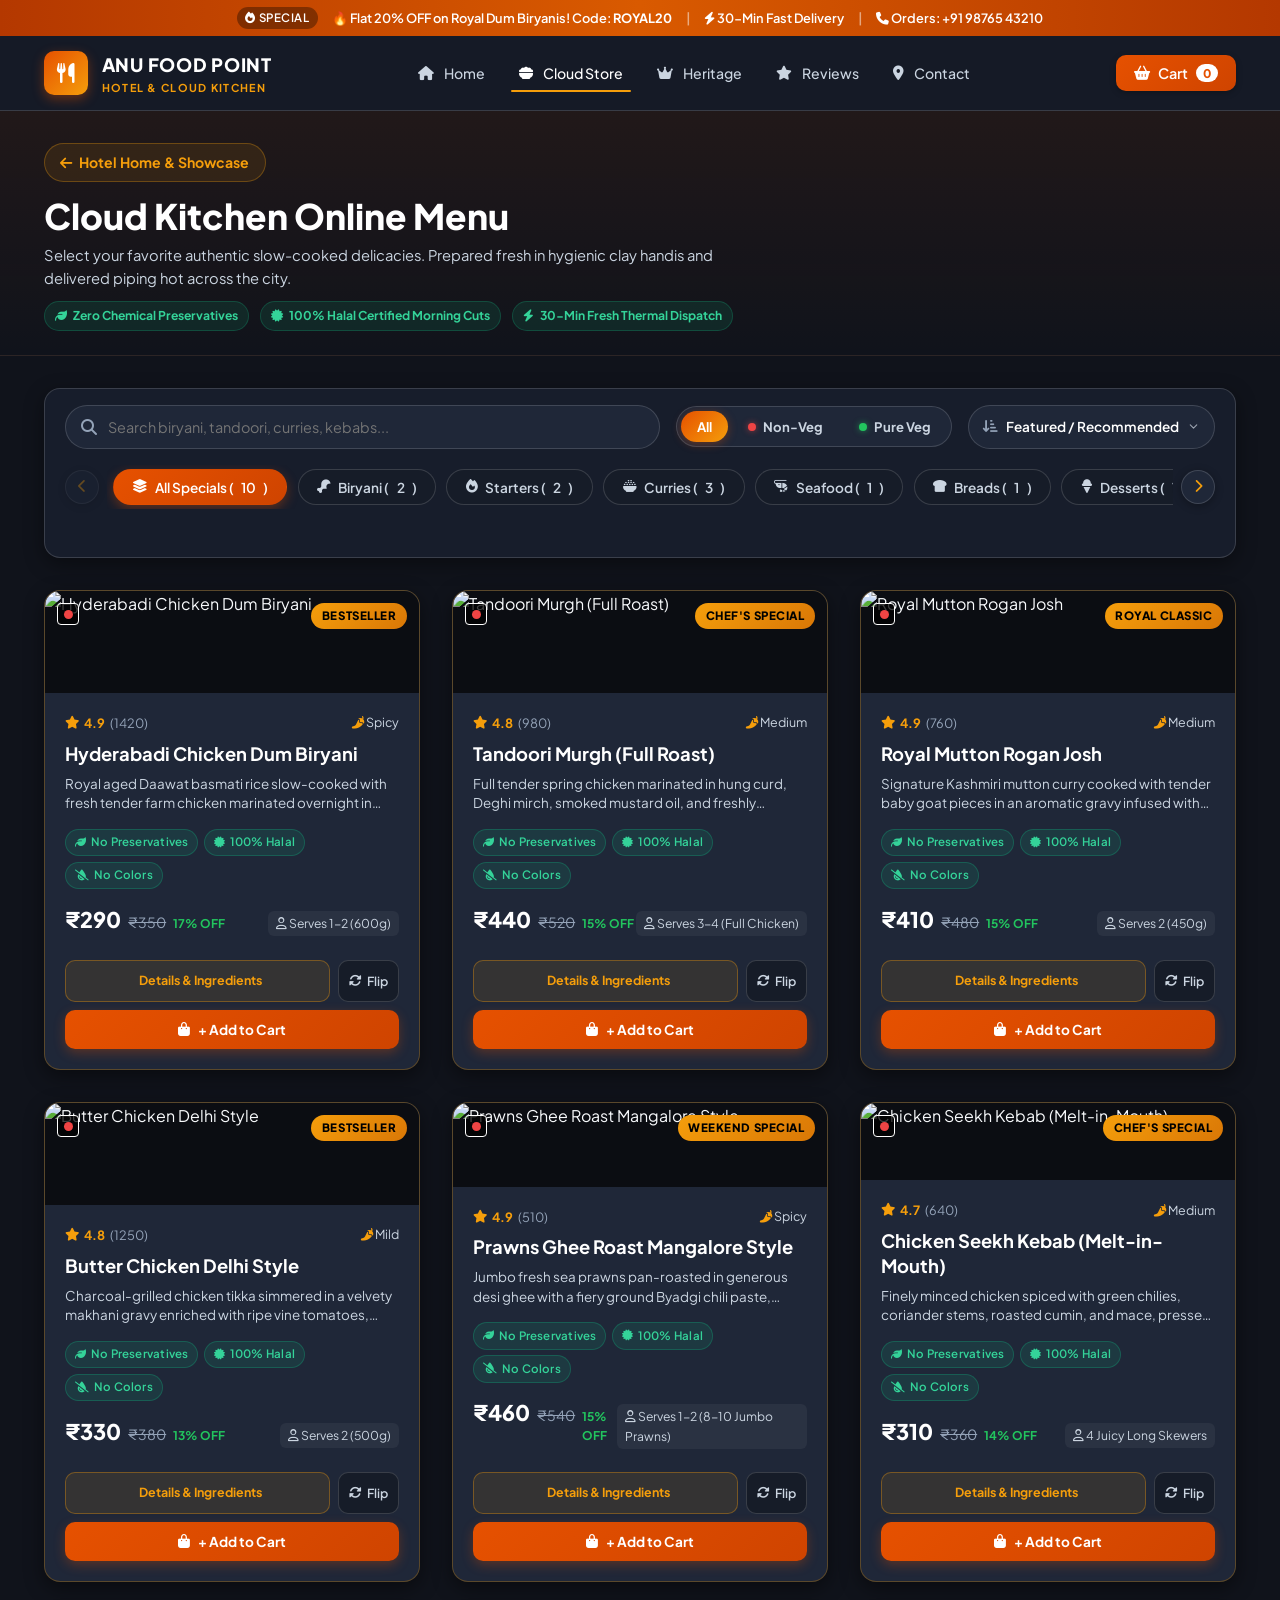
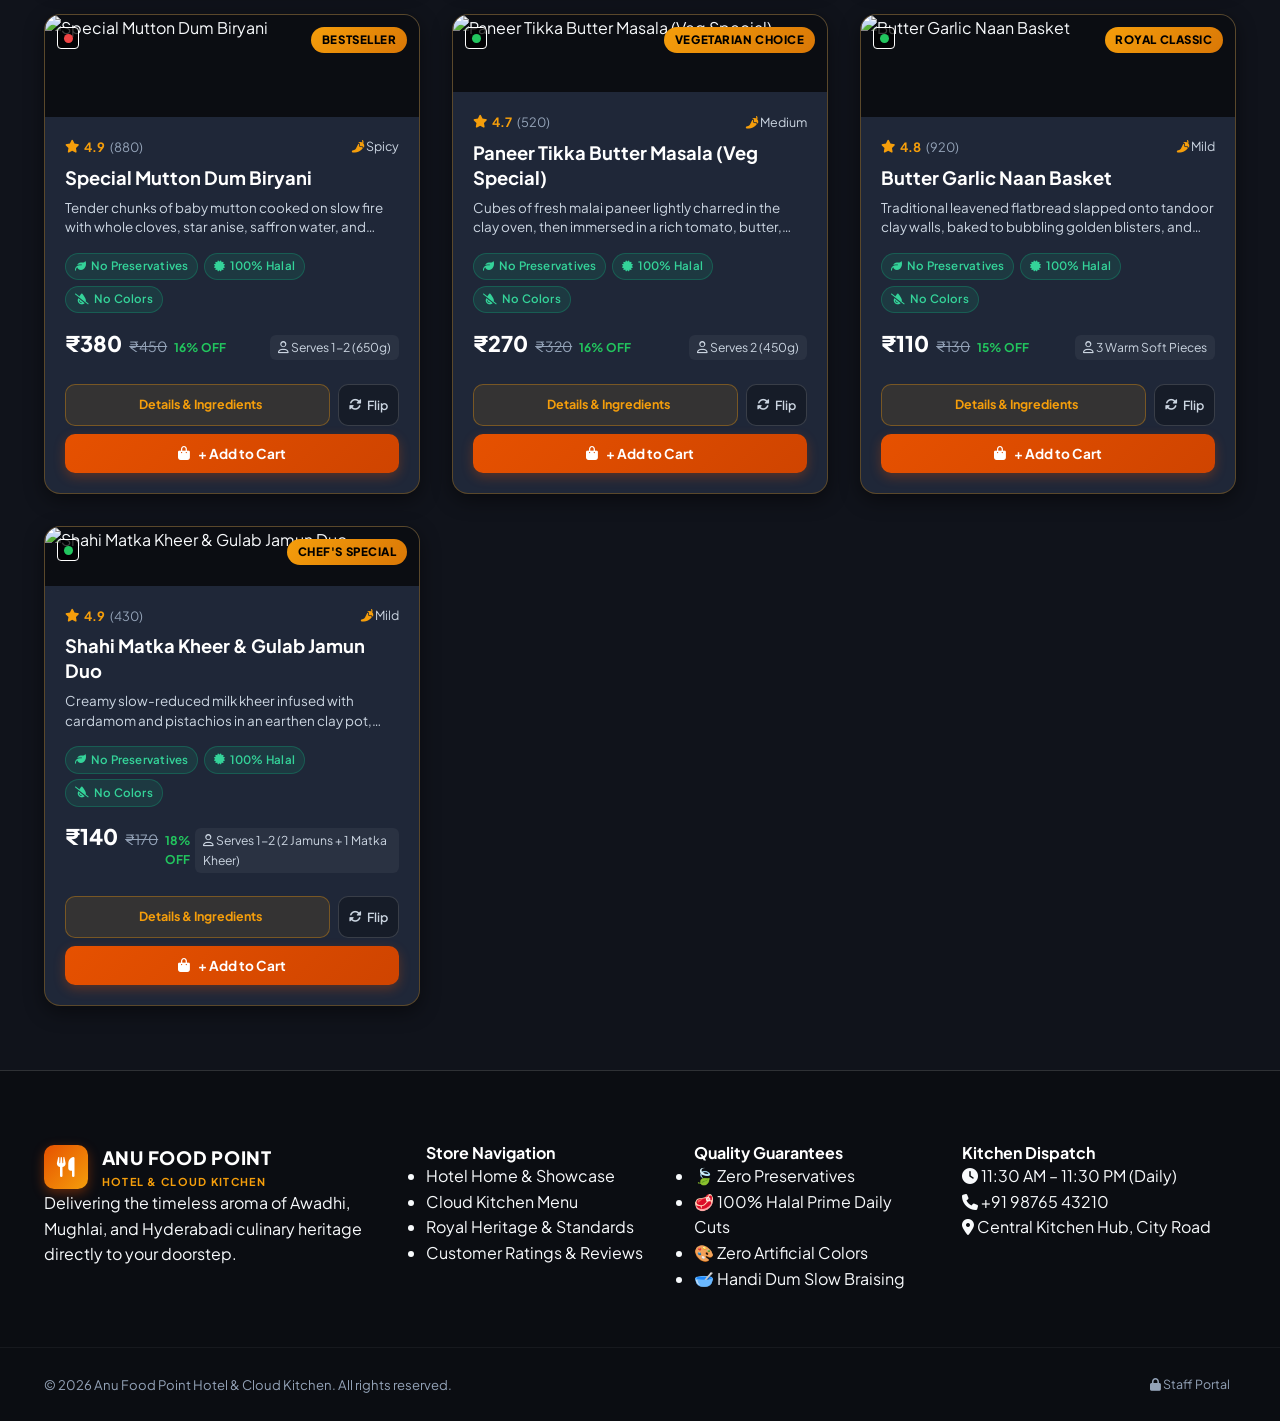
<file: store.html>
<!DOCTYPE html>
<html lang="en">
<head>
  <meta charset="UTF-8">
  <meta name="viewport" content="width=device-width, initial-scale=1.0, maximum-scale=5.0, viewport-fit=cover">
  <meta name="theme-color" content="#0f1117">
  <title>Online Cloud Kitchen Store | Anu Food Point Hotel</title>
  <meta name="description" content="Order authentic clay pot dum biryanis, fiery tandoori roasts, and gourmet non-veg curries online from Anu Food Point Cloud Kitchen. 30-min express city delivery.">
  
  <!-- Fonts & Icons -->
  <link rel="preconnect" href="https://fonts.googleapis.com">
  <link rel="preconnect" href="https://fonts.gstatic.com" crossorigin>
  <link href="https://fonts.googleapis.com/css2?family=Plus+Jakarta+Sans:wght@300;400;500;600;700;800&family=Playfair+Display:ital,wght@0,600;0,700;0,800;1,600&display=swap" rel="stylesheet">
  <link rel="stylesheet" href="https://cdnjs.cloudflare.com/ajax/libs/font-awesome/6.4.0/css/all.min.css">
  
  <!-- Stylesheets (Versioned Cache-Buster) -->
  <link rel="stylesheet" href="css/base.css?v=3.8">
  <link rel="stylesheet" href="css/components.css?v=3.8">
  <link rel="stylesheet" href="css/responsive.css?v=3.8">
  <style>
    .store-hero-header {
      padding: 2rem 0 1.5rem;
      background: linear-gradient(180deg, rgba(230, 81, 0, 0.08) 0%, transparent 100%);
      border-bottom: 1px solid rgba(255, 255, 255, 0.05);
      margin-bottom: 2rem;
    }
    .store-header-inner {
      display: flex;
      align-items: center;
      justify-content: space-between;
      flex-wrap: wrap;
      gap: 1.25rem;
      width: 100%;
      max-width: 100%;
      min-width: 0;
      box-sizing: border-box;
    }
    .store-intro-text {
      width: 100%;
      max-width: 100%;
      min-width: 0;
      box-sizing: border-box;
    }
    .store-badge-strip {
      display: flex;
      align-items: center;
      gap: 0.65rem;
      flex-wrap: wrap;
      margin-top: 0.65rem;
    }
    .store-purity-pill {
      font-size: 0.76rem;
      font-weight: 700;
      color: #34d399;
      background: rgba(16, 185, 129, 0.12);
      border: 1px solid rgba(16, 185, 129, 0.25);
      padding: 0.25rem 0.65rem;
      border-radius: var(--radius-full);
      display: inline-flex;
      align-items: center;
      gap: 0.35rem;
    }
    .store-nav-back {
      display: inline-flex;
      align-items: center;
      gap: 0.45rem;
      color: var(--gold-accent);
      text-decoration: none;
      font-size: 0.88rem;
      font-weight: 700;
      background: rgba(245, 158, 11, 0.1);
      border: 1px solid rgba(245, 158, 11, 0.3);
      padding: 0.45rem 0.95rem;
      border-radius: var(--radius-full);
      transition: all 0.2s ease;
    }
    .store-nav-back:hover {
      background: rgba(245, 158, 11, 0.22);
      color: #ffffff;
      transform: translateX(-3px);
    }
  </style>
</head>
<body>

  <!-- Top Announcement Bar -->
  <div class="announcement-bar">
    <div class="announcement-content">
      <span class="badge-fire"><i class="fa-solid fa-fire"></i> SPECIAL</span>
      <span class="announcement-text">🔥 Flat 20% OFF on Royal Dum Biryanis! Code: <strong>ROYAL20</strong></span>
      <span class="separator desk-only">|</span>
      <span class="desk-only"><i class="fa-solid fa-bolt"></i> 30-Min Fast Delivery</span>
      <span class="separator desk-only">|</span>
      <span class="desk-only"><i class="fa-solid fa-phone"></i> Orders: +91 98765 43210</span>
    </div>
  </div>

  <!-- Navbar -->
  <header class="navbar" id="navbar">
    <div class="nav-container">
      <a href="index.html" class="brand-logo">
        <div class="logo-icon">
          <i class="fa-solid fa-utensils"></i>
        </div>
        <div class="logo-text">
          <span class="brand-title">ANU FOOD POINT</span>
          <span class="brand-subtitle">HOTEL & CLOUD KITCHEN</span>
        </div>
      </a>

      <!-- Desktop Nav Links -->
      <nav class="nav-menu" id="navMenu">
        <a href="index.html" class="nav-link"><i class="fa-solid fa-house"></i> Home</a>
        <a href="store.html" class="nav-link active"><i class="fa-solid fa-bowl-food"></i> Cloud Store</a>
        <a href="index.html#about" class="nav-link"><i class="fa-solid fa-crown"></i> Heritage</a>
        <a href="index.html#reviews" class="nav-link"><i class="fa-solid fa-star"></i> Reviews</a>
        <a href="index.html#contact" class="nav-link"><i class="fa-solid fa-location-dot"></i> Contact</a>
      </nav>

      <!-- Nav Actions -->
      <div class="nav-actions">
        <button class="btn-cart" id="cartToggleBtn" aria-label="Open Shopping Basket">
          <i class="fa-solid fa-basket-shopping"></i>
          <span class="cart-label">Cart</span>
          <span class="cart-badge" id="cartCount">0</span>
        </button>

        <!-- Mobile Menu Toggle -->
        <button class="mobile-toggle" id="mobileMenuBtn" aria-label="Toggle menu">
          <span></span>
          <span></span>
          <span></span>
        </button>
      </div>
    </div>
  </header>

  <!-- Mobile Drawer Menu -->
  <div class="mobile-drawer" id="mobileDrawer">
    <div class="mobile-drawer-header">
      <div class="logo-text">
        <span class="brand-title">ANU FOOD POINT</span>
        <span class="brand-subtitle">HOTEL & RESTAURANT</span>
      </div>
      <button class="close-drawer-btn" id="closeDrawerBtn"><i class="fa-solid fa-xmark"></i></button>
    </div>
    <div class="mobile-nav-links">
      <a href="index.html" class="mob-link"><i class="fa-solid fa-house"></i> Home</a>
      <a href="store.html" class="mob-link active"><i class="fa-solid fa-bowl-food"></i> Cloud Kitchen Store</a>
      <a href="index.html#about" class="mob-link"><i class="fa-solid fa-crown"></i> Royal Heritage</a>
      <a href="index.html#reviews" class="mob-link"><i class="fa-solid fa-star"></i> Customer Reviews</a>
      <a href="index.html#contact" class="mob-link"><i class="fa-solid fa-location-dot"></i> Contact Hotel</a>
    </div>
    <div class="mobile-drawer-footer">
      <p><i class="fa-solid fa-phone"></i> Orders: +91 98765 43210</p>
      <p><i class="fa-solid fa-motorcycle"></i> Express 30-Min Delivery</p>
    </div>
  </div>
  <div class="backdrop" id="backdrop"></div>

  <!-- Store Header Banner -->
  <section class="store-hero-header">
    <div class="container">
      <div class="store-header-inner">
        <div class="store-intro-text">
          <a href="index.html" class="store-nav-back" style="margin-bottom: 0.75rem;">
            <i class="fa-solid fa-arrow-left"></i> Hotel Home & Showcase
          </a>
          <h1 style="font-size: clamp(1.6rem, 4vw, 2.2rem); font-weight: 800; color: #ffffff; margin-bottom: 0.35rem; font-family: var(--font-heading);">
            Cloud Kitchen Online Menu
          </h1>
          <p style="color: var(--text-muted); font-size: 0.92rem; max-width: 680px; margin: 0;">
            Select your favorite authentic slow-cooked delicacies. Prepared fresh in hygienic clay handis and delivered piping hot across the city.
          </p>
          <div class="store-badge-strip">
            <span class="store-purity-pill"><i class="fa-solid fa-leaf"></i> Zero Chemical Preservatives</span>
            <span class="store-purity-pill"><i class="fa-solid fa-certificate"></i> 100% Halal Certified Morning Cuts</span>
            <span class="store-purity-pill"><i class="fa-solid fa-bolt"></i> 30-Min Fresh Thermal Dispatch</span>
          </div>
        </div>
      </div>
    </div>
  </section>

  <!-- Store Main Menu Section -->
  <main class="menu-section" id="menu-section" style="padding-top: 0;">
    <div class="container">
      
      <!-- Search & Filters Toolbar -->
      <div class="menu-controls-card">
        <div class="controls-top-row">
          <!-- Real-Time Search Input -->
          <div class="search-box">
            <i class="fa-solid fa-magnifying-glass search-icon"></i>
            <input type="text" id="menuSearchInput" placeholder="Search biryani, tandoori, curries, kebabs..." autocomplete="off">
            <button class="clear-search-btn" id="clearSearchBtn" aria-label="Clear Search"><i class="fa-solid fa-xmark"></i></button>
          </div>

          <!-- Dietary Toggle (Veg / Non-Veg / All) -->
          <div class="dietary-filter-group" role="group" aria-label="Dietary filter">
            <button class="diet-btn active" data-diet="all">All</button>
            <button class="diet-btn" data-diet="non-veg">
              <span class="dot non-veg"></span> Non-Veg
            </button>
            <button class="diet-btn" data-diet="veg">
              <span class="dot veg"></span> Pure Veg
            </button>
          </div>

          <!-- Sort Select -->
          <div class="sort-box">
            <label for="sortSelect" class="sr-only">Sort dishes</label>
            <i class="fa-solid fa-arrow-down-short-wide sort-icon"></i>
            <select id="sortSelect">
              <option value="featured">Featured / Recommended</option>
              <option value="price-low">Price: Low to High</option>
              <option value="price-high">Price: High to Low</option>
              <option value="rating-high">Top Rated (Amazon 5★)</option>
            </select>
          </div>
        </div>

        <!-- Category Filter Pills Strip with Heritage Arrow Controls -->
        <div class="filter-scroll-wrapper">
          <button class="scroll-arrow-btn" id="filterScrollLeft" aria-label="Scroll left" style="opacity: 0.35; pointer-events: none;">
            <i class="fa-solid fa-chevron-left"></i>
          </button>

          <div class="category-pills filter-scroll" id="categoryScroll" role="tablist">
            <button class="category-pill active" data-category="all" role="tab">
              <i class="fa-solid fa-layer-group"></i> All Specials (<span id="count-all">10</span>)
            </button>
            <button class="category-pill" data-category="biryani" role="tab">
              <i class="fa-solid fa-drumstick-bite"></i> Biryani (<span id="count-biryani">2</span>)
            </button>
            <button class="category-pill" data-category="starters" role="tab">
              <i class="fa-solid fa-fire"></i> Starters (<span id="count-starters">2</span>)
            </button>
            <button class="category-pill" data-category="curries" role="tab">
              <i class="fa-solid fa-bowl-rice"></i> Curries (<span id="count-curries">3</span>)
            </button>
            <button class="category-pill" data-category="seafood" role="tab">
              <i class="fa-solid fa-shrimp"></i> Seafood (<span id="count-seafood">1</span>)
            </button>
            <button class="category-pill" data-category="breads" role="tab">
              <i class="fa-solid fa-bread-slice"></i> Breads (<span id="count-breads">1</span>)
            </button>
            <button class="category-pill" data-category="desserts" role="tab">
              <i class="fa-solid fa-ice-cream"></i> Desserts (<span id="count-desserts">1</span>)
            </button>
          </div>

          <button class="scroll-arrow-btn hint-arrow-right" id="filterScrollRight" aria-label="Scroll right">
            <i class="fa-solid fa-chevron-right"></i>
          </button>
        </div>
      </div>

      <!-- Food Menu Cards Grid -->
      <div class="menu-grid" id="menuGrid">
        <!-- Rendered dynamically by js/app.js -->
      </div>

      <!-- Empty Filter State -->
      <div class="no-items-state hidden" id="noItemsState">
        <div class="no-items-icon"><i class="fa-solid fa-bowl-food"></i></div>
        <h3>No matching dishes found</h3>
        <p>Try searching for a different dish name, or reset your dietary filters.</p>
        <button class="btn btn-secondary" id="resetFiltersBtn">Reset All Filters</button>
      </div>

    </div>
  </main>

  <!-- Cart Drawer -->
  <div class="cart-drawer" id="cartDrawer" role="dialog" aria-modal="true" aria-label="Your Cart">
    <div class="cart-drawer-header">
      <div class="cart-title-wrap">
        <h3><i class="fa-solid fa-basket-shopping"></i> Your Food Basket</h3>
        <span class="cart-items-count" id="cartHeaderCount">0 Items</span>
      </div>
      <button class="close-cart-btn" id="closeCartBtn"><i class="fa-solid fa-xmark"></i></button>
    </div>

    <!-- Free Delivery Progress Bar -->
    <div class="free-delivery-tracker" id="freeDeliveryTracker">
      <div class="tracker-text" id="trackerText">Add dishes worth ₹499 for FREE Delivery!</div>
      <div class="tracker-bar">
        <div class="tracker-fill" id="trackerFill" style="width: 0%;"></div>
      </div>
    </div>

    <!-- Cart Items Scrollable List -->
    <div class="cart-items-container" id="cartItemsList">
      <!-- Injected dynamically -->
    </div>

    <!-- Cart Footer & Billing -->
    <div class="cart-drawer-footer">
      <!-- Special Cooking Request Note -->
      <div class="cooking-note-box">
        <label for="cookingInstructions"><i class="fa-solid fa-pen"></i> Special Cooking Request:</label>
        <input type="text" id="cookingInstructions" placeholder="e.g., Less spicy, extra raita, well roasted...">
      </div>

      <!-- Promo Code Section -->
      <div class="promo-box">
        <div class="promo-input-group">
          <input type="text" id="promoInput" placeholder="Enter coupon (ROYAL20)" uppercase>
          <button type="button" id="applyPromoBtn">Apply</button>
        </div>
        <div class="promo-feedback" id="promoFeedback"></div>
      </div>

      <!-- Bill Breakdown -->
      <div class="bill-breakdown">
        <div class="bill-row">
          <span>Item Subtotal</span>
          <span id="billSubtotal">₹0</span>
        </div>
        <div class="bill-row">
          <span>Express Delivery Fee</span>
          <span id="billDelivery">₹40</span>
        </div>
        <div class="bill-row">
          <span>GST & Packaging (5%)</span>
          <span id="billTax">₹0</span>
        </div>
        <div class="bill-row discount-row hidden" id="discountRow">
          <span>Promo Discount</span>
          <span id="billDiscount">-₹0</span>
        </div>
        <div class="bill-row total-row">
          <span>Total To Pay</span>
          <span id="billTotal">₹0</span>
        </div>
      </div>

      <!-- Action Buttons -->
      <div class="cart-action-buttons">
        <button class="btn btn-primary btn-block" id="proceedCheckoutBtn">
          <span>Proceed to Order</span>
          <span id="checkoutBtnTotal">₹0</span>
        </button>
        <button class="btn btn-clear-cart" id="clearCartBtn">
          <i class="fa-regular fa-trash-can"></i> Clear Basket
        </button>
      </div>
    </div>
  </div>

  <!-- Checkout Modal -->
  <div class="modal checkout-modal" id="checkoutModal" role="dialog" aria-modal="true">
    <div class="modal-card">
      <div class="modal-header">
        <div>
          <h3><i class="fa-solid fa-truck-fast"></i> Delivery & Payment Details</h3>
          <p>Please enter your delivery destination</p>
        </div>
        <button class="modal-close-btn" id="closeCheckoutBtn"><i class="fa-solid fa-xmark"></i></button>
      </div>

      <form id="checkoutForm" class="checkout-form">
        <div class="form-row">
          <div class="form-group">
            <label for="custName"><i class="fa-solid fa-user"></i> Full Name *</label>
            <input type="text" id="custName" required placeholder="e.g. Ramesh Kumar">
          </div>
          <div class="form-group">
            <label for="custPhone"><i class="fa-solid fa-phone"></i> Mobile Phone *</label>
            <input type="tel" id="custPhone" required placeholder="e.g. 9876543210" pattern="[0-9]{10}">
          </div>
        </div>

        <div class="form-group">
          <label for="custAddress"><i class="fa-solid fa-house"></i> Full Delivery Address *</label>
          <textarea id="custAddress" required rows="2" placeholder="House/Flat No, Landmark, Area..."></textarea>
        </div>

        <div class="form-group">
          <label for="paymentMethod"><i class="fa-solid fa-wallet"></i> Payment Method</label>
          <select id="paymentMethod" required>
            <option value="cod">Cash / UPI on Doorstep Delivery</option>
            <option value="upi">Direct UPI (GooglePay / PhonePe / Paytm)</option>
            <option value="card">Credit / Debit Card on Delivery</option>
          </select>
        </div>

        <!-- Checkout Summary Preview -->
        <div class="checkout-summary-box">
          <div class="c-summary-row">
            <span>Items Ordered:</span>
            <span id="modalItemsCount">0 items</span>
          </div>
          <div class="c-summary-row highlight">
            <span>Total Payable:</span>
            <span id="modalPayableAmount">₹0</span>
          </div>
        </div>

        <!-- Submit Button -->
        <div class="modal-actions">
          <button type="submit" class="btn btn-primary btn-block" id="confirmOrderBtn">
            <i class="fa-solid fa-circle-check"></i> Confirm & Place Order Now
          </button>
          <button type="button" class="btn btn-whatsapp btn-block" id="whatsAppOrderBtn">
            <i class="fa-brands fa-whatsapp"></i> Send Order Directly via WhatsApp
          </button>
        </div>
      </form>
    </div>
  </div>

  <!-- Order Success Confirmation Modal -->
  <div class="modal success-modal" id="orderSuccessModal">
    <div class="modal-card text-center success-card">
      <div class="success-icon-animation">
        <i class="fa-solid fa-check"></i>
      </div>
      <h2>Order Placed Successfully!</h2>
      <p class="order-id-badge">Order ID: <strong id="successOrderId">#ANU-82910</strong></p>
      <p class="success-msg">Thank you for choosing Anu Food Point Hotel! Our master chefs have begun preparing your dishes fresh in our sanitized handi kitchen.</p>

      <div class="order-tracker-timeline">
        <div class="track-step active">
          <div class="step-circle"><i class="fa-solid fa-check"></i></div>
          <span>Received</span>
        </div>
        <div class="track-line active"></div>
        <div class="track-step active">
          <div class="step-circle"><i class="fa-solid fa-fire-burner"></i></div>
          <span>Preparing</span>
        </div>
        <div class="track-line"></div>
        <div class="track-step">
          <div class="step-circle"><i class="fa-solid fa-motorcycle"></i></div>
          <span>On the Way</span>
        </div>
      </div>

      <div class="success-summary-box" id="successOrderDetails"></div>

      <div class="modal-actions">
        <button class="btn btn-primary" id="trackOrderCloseBtn">Order More Delicious Food</button>
        <button class="btn btn-whatsapp" id="successWhatsappBtn"><i class="fa-brands fa-whatsapp"></i> Share on WhatsApp</button>
      </div>
    </div>
  </div>

  <!-- Product Modal for In-Store Quick Amazon View -->
  <div class="modal review-modal" id="productModal" role="dialog" aria-modal="true">
    <div class="modal-card product-modal-card">
      <button class="modal-close-btn" id="closeProductModalBtn"><i class="fa-solid fa-xmark"></i></button>
      <div class="modal-product-layout" id="modalProductContent"></div>
    </div>
  </div>

  <!-- Floating Toast Notifications -->
  <div class="toast-container" id="toastContainer"></div>

  <!-- Footer -->
  <footer class="footer">
    <div class="container footer-content">
      <div class="footer-col brand-col">
        <div class="brand-logo footer-logo">
          <div class="logo-icon"><i class="fa-solid fa-utensils"></i></div>
          <div class="logo-text">
            <span class="brand-title">ANU FOOD POINT</span>
            <span class="brand-subtitle">HOTEL & CLOUD KITCHEN</span>
          </div>
        </div>
        <p class="footer-desc">
          Delivering the timeless aroma of Awadhi, Mughlai, and Hyderabadi culinary heritage directly to your doorstep.
        </p>
      </div>

      <div class="footer-col">
        <h4 class="footer-heading">Store Navigation</h4>
        <ul class="footer-links">
          <li><a href="index.html">Hotel Home & Showcase</a></li>
          <li><a href="store.html">Cloud Kitchen Menu</a></li>
          <li><a href="index.html#about">Royal Heritage & Standards</a></li>
          <li><a href="index.html#reviews">Customer Ratings & Reviews</a></li>
        </ul>
      </div>

      <div class="footer-col">
        <h4 class="footer-heading">Quality Guarantees</h4>
        <ul class="footer-links">
          <li><span>🍃 Zero Preservatives</span></li>
          <li><span>🥩 100% Halal Prime Daily Cuts</span></li>
          <li><span>🎨 Zero Artificial Colors</span></li>
          <li><span>🥣 Handi Dum Slow Braising</span></li>
        </ul>
      </div>

      <div class="footer-col">
        <h4 class="footer-heading">Kitchen Dispatch</h4>
        <p class="footer-contact-item"><i class="fa-solid fa-clock"></i> 11:30 AM – 11:30 PM (Daily)</p>
        <p class="footer-contact-item"><i class="fa-solid fa-phone"></i> +91 98765 43210</p>
        <p class="footer-contact-item"><i class="fa-solid fa-location-dot"></i> Central Kitchen Hub, City Road</p>
      </div>
    </div>

    <div class="footer-bottom">
      <div class="container footer-bottom-inner">
        <p>© 2026 Anu Food Point Hotel & Cloud Kitchen. All rights reserved.</p>
        <div>
          <a href="admin.html" class="staff-portal-link"><i class="fa-solid fa-lock"></i> Staff Portal</a>
        </div>
      </div>
    </div>
  </footer>

  <!-- Bottom Floating Navigation for Mobile -->
  <div class="mobile-bottom-nav">
    <a href="index.html" class="mob-bottom-item">
      <i class="fa-solid fa-house"></i>
      <span>Home</span>
    </a>
    <a href="store.html" class="mob-bottom-item active">
      <i class="fa-solid fa-bowl-food"></i>
      <span>Store</span>
    </a>
    <button class="mob-bottom-item mob-cart-trigger" id="mobBottomCartBtn">
      <div class="icon-wrap">
        <i class="fa-solid fa-basket-shopping"></i>
        <span class="badge" id="mobBottomCartCount">0</span>
      </div>
      <span>Cart</span>
    </button>
    <a href="index.html#reviews" class="mob-bottom-item">
      <i class="fa-solid fa-star"></i>
      <span>Reviews</span>
    </a>
    <a href="index.html#contact" class="mob-bottom-item">
      <i class="fa-solid fa-location-dot"></i>
      <span>Location</span>
    </a>
  </div>

  <!-- Notification Toast Container -->
  <div class="toast-container" id="toastContainer"></div>

  <!-- Scripts -->
  <script src="js/data.js?v=3.8"></script>
  <script src="js/app.js?v=3.8"></script>
</body>
</html>
</file>
<file: css/base.css>
/* ==========================================================================
   Anu Food Point Hotel - Modern & Official Culinary Stylesheet
   Design Philosophy: Standard, Executive, High-End, Tastefully Animated
   ========================================================================== */

:root {
  /* Official Warm Charcoal & Amber Gold Palette (Elevated High-Contrast Dark Luxury) */
  --bg-primary: #10131b;
  --bg-secondary: #161c28;
  --bg-card: #1f2738;
  --bg-card-hover: #263147;
  --bg-card-elevated: #222b3e;
  --bg-glass: rgba(22, 28, 40, 0.92);
  --border-color: rgba(255, 255, 255, 0.15);
  --border-card: rgba(245, 158, 11, 0.28);
  --border-focus: #f59e0b;
  
  /* Primary & Accent Tones */
  --primary-accent: #e65100;
  --primary-hover: #ff6d00;
  --gold-accent: #f59e0b;
  --gold-light: #fbbf24;
  
  /* Status & Food Badges */
  --nonveg-color: #ef4444;
  --veg-color: #22c55e;
  --blue-badge: #3b82f6;
  --whatsapp-color: #25d366;
  
  /* Typography */
  --text-main: #f8fafc;
  --text-muted: #cbd5e1;
  --text-dim: #94a3b8;
  --text-light: #ffffff;
  
  /* Elevations & Shadows */
  --shadow-sm: 0 2px 6px rgba(0, 0, 0, 0.25);
  --shadow-md: 0 6px 16px rgba(0, 0, 0, 0.35);
  --shadow-lg: 0 12px 30px rgba(0, 0, 0, 0.5);
  --shadow-gold: 0 8px 24px rgba(245, 158, 11, 0.25);
  
  /* Radius & Transitions */
  --radius-sm: 6px;
  --radius-md: 10px;
  --radius-lg: 16px;
  --radius-full: 9999px;
  --transition: all 0.25s cubic-bezier(0.4, 0, 0.2, 1);
}

/* Native Smooth Cross-Document Transitions (Zero White Flash) */
@view-transition { navigation: auto; }

/* Base Reset */
*, *::before, *::after {
  box-sizing: border-box;
  margin: 0;
  padding: 0;
}

html {
  scroll-behavior: smooth;
  font-size: 16px;
  -webkit-tap-highlight-color: transparent;
  overflow-x: hidden;
  max-width: 100vw;
  width: 100%;
}

body {
  font-family: 'Plus Jakarta Sans', -apple-system, BlinkMacSystemFont, "Segoe UI", Roboto, sans-serif;
  background-color: var(--bg-primary);
  color: var(--text-main);
  line-height: 1.6;
  overflow-x: hidden;
  max-width: 100vw;
  width: 100%;
  -webkit-font-smoothing: antialiased;
}

h1, h2, h3, h4, h5 {
  color: var(--text-light);
  line-height: 1.25;
  font-weight: 700;
}

.brand-title, .hero-title, .section-title {
  font-family: 'Plus Jakarta Sans', sans-serif;
  letter-spacing: -0.02em;
}

a {
  color: inherit;
  text-decoration: none;
  transition: var(--transition);
}

button, input, select, textarea {
  font-family: inherit;
  font-size: 0.95rem;
  border: none;
  outline: none;
}

button {
  cursor: pointer;
  transition: var(--transition);
}

img {
  max-width: 100%;
  height: auto;
  display: block;
}

.container {
  width: 100%;
  max-width: 1240px;
  margin: 0 auto;
  padding: 0 1.5rem;
}

.hidden {
  display: none !important;
}

/* ==========================================================================
   Announcement Ticker
   ========================================================================== */
.announcement-bar {
  background: linear-gradient(90deg, #b43800, #d95a00, #b43800);
  color: #ffffff;
  font-size: 0.8rem;
  font-weight: 600;
  padding: 0.45rem 1rem;
  position: relative;
  z-index: 910;
  min-height: 34px;
  height: auto;
  box-sizing: border-box;
  display: flex;
  align-items: center;
  justify-content: center;
  width: 100%;
}

.announcement-content {
  display: flex;
  align-items: center;
  justify-content: center;
  gap: 0.85rem;
  flex-wrap: wrap;
  text-align: center;
  line-height: 1.35;
  width: 100%;
}

.badge-fire {
  background-color: rgba(0, 0, 0, 0.35);
  padding: 0.2rem 0.55rem;
  border-radius: var(--radius-full);
  font-size: 0.72rem;
  text-transform: uppercase;
  letter-spacing: 0.05em;
  white-space: nowrap;
  flex-shrink: 0;
}

.separator {
  opacity: 0.5;
}

/* ==========================================================================
   Header & Navbar
   ========================================================================== */
.navbar {
  position: sticky;
  top: 0;
  z-index: 100;
  background-color: var(--bg-glass);
  backdrop-filter: blur(14px);
  -webkit-backdrop-filter: blur(14px);
  border-bottom: 1px solid var(--border-color);
  padding: 0.85rem 0;
  transition: var(--transition);
}

.nav-container {
  display: flex;
  align-items: center;
  justify-content: space-between;
  max-width: 1240px;
  margin: 0 auto;
  padding: 0 1.5rem;
}

.brand-logo {
  display: flex;
  align-items: center;
  gap: 0.85rem;
}

.logo-icon {
  width: 44px;
  height: 44px;
  background: linear-gradient(135deg, var(--primary-accent), var(--gold-accent));
  color: #ffffff;
  display: flex;
  align-items: center;
  justify-content: center;
  border-radius: var(--radius-md);
  font-size: 1.25rem;
  box-shadow: 0 4px 12px rgba(230, 81, 0, 0.4);
}

.brand-title {
  display: block;
  font-size: 1.15rem;
  font-weight: 800;
  color: #ffffff;
  letter-spacing: 0.04em;
}

.brand-subtitle {
  display: block;
  font-size: 0.68rem;
  color: var(--gold-accent);
  letter-spacing: 0.12em;
  font-weight: 700;
}

.nav-menu {
  display: flex;
  align-items: center;
  gap: 1.25rem;
  white-space: nowrap;
  flex-wrap: nowrap;
}

.nav-link {
  font-size: 0.9rem;
  font-weight: 500;
  color: var(--text-muted);
  display: inline-flex !important;
  flex-direction: row !important;
  align-items: center !important;
  gap: 0.45rem;
  padding: 0.35rem 0.25rem;
  position: relative;
  white-space: nowrap !important;
  flex-shrink: 0 !important;
}

.nav-link i {
  display: inline-block !important;
  flex-shrink: 0 !important;
  margin-right: 0.15rem;
}

.nav-link:hover, .nav-link.active {
  color: #ffffff;
}

.nav-link.active::after {
  content: '';
  position: absolute;
  bottom: -2px;
  left: 0;
  width: 100%;
  height: 2px;
  background: var(--gold-accent);
  border-radius: 2px;
}

.nav-actions {
  display: flex;
  align-items: center;
  gap: 0.85rem;
}

.btn-admin-portal {
  background-color: var(--bg-card);
  color: var(--gold-accent);
  border: 1px solid rgba(245, 158, 11, 0.3);
  padding: 0.55rem 0.95rem;
  border-radius: var(--radius-md);
  font-weight: 600;
  font-size: 0.85rem;
  display: flex;
  align-items: center;
  gap: 0.45rem;
}

.btn-admin-portal:hover {
  background-color: rgba(245, 158, 11, 0.15);
  border-color: var(--gold-accent);
  color: #ffffff;
}

.btn-cart {
  background: linear-gradient(135deg, var(--primary-accent), #cf4400);
  color: #ffffff;
  border-radius: var(--radius-md);
  padding: 0.55rem 1.1rem;
  display: flex;
  align-items: center;
  gap: 0.5rem;
  font-weight: 600;
  font-size: 0.9rem;
  box-shadow: var(--shadow-sm);
  position: relative;
}

.btn-cart:hover {
  background: linear-gradient(135deg, var(--primary-hover), var(--primary-accent));
  transform: translateY(-1px);
}

.cart-badge {
  background-color: #ffffff;
  color: var(--primary-accent);
  font-size: 0.75rem;
  font-weight: 800;
  padding: 0.1rem 0.45rem;
  border-radius: var(--radius-full);
}

.mobile-toggle {
  display: none;
  flex-direction: column;
  justify-content: space-between;
  width: 26px;
  height: 19px;
  background: transparent;
  padding: 0;
}

.mobile-toggle span {
  width: 100%;
  height: 2.5px;
  background-color: #ffffff;
  border-radius: 2px;
  transition: var(--transition);
}

/* ==========================================================================
   Hero Section
   ========================================================================== */
.hero-section {
  position: relative;
  padding: 4.5rem 0 3.5rem;
  background: radial-gradient(circle at 80% 20%, rgba(230, 81, 0, 0.12) 0%, rgba(15, 17, 23, 1) 70%);
  overflow: hidden;
}

.hero-container {
  display: grid;
  grid-template-columns: 1.15fr 0.85fr;
  align-items: center;
  gap: 3.5rem;
  max-width: 1240px;
  margin: 0 auto;
  padding: 0 1.5rem;
}

.hero-badge {
  display: inline-flex;
  align-items: center;
  gap: 0.55rem;
  background-color: rgba(245, 158, 11, 0.1);
  border: 1px solid rgba(245, 158, 11, 0.3);
  color: var(--gold-light);
  padding: 0.35rem 0.9rem;
  border-radius: var(--radius-full);
  font-size: 0.82rem;
  font-weight: 600;
  margin-bottom: 1.25rem;
}

.pulse-dot {
  width: 8px;
  height: 8px;
  background-color: var(--gold-accent);
  border-radius: 50%;
  box-shadow: 0 0 0 0 rgba(245, 158, 11, 0.7);
  animation: pulseAnimation 2s infinite;
}

@keyframes pulseAnimation {
  0% { box-shadow: 0 0 0 0 rgba(245, 158, 11, 0.7); }
  70% { box-shadow: 0 0 0 10px rgba(245, 158, 11, 0); }
  100% { box-shadow: 0 0 0 0 rgba(245, 158, 11, 0); }
}

.hero-title {
  font-size: 2.85rem;
  font-weight: 800;
  color: #ffffff;
  margin-bottom: 1.25rem;
  letter-spacing: -0.02em;
}

.text-gradient {
  background: linear-gradient(135deg, #ff8a00, #ffb300);
  -webkit-background-clip: text;
  -webkit-text-fill-color: transparent;
}

.hero-description {
  font-size: 1.05rem;
  color: var(--text-muted);
  margin-bottom: 2rem;
  max-width: 560px;
}

.hero-buttons {
  display: flex;
  align-items: center;
  gap: 1rem;
  flex-wrap: wrap;
  margin-bottom: 2.5rem;
}

.btn {
  display: inline-flex;
  align-items: center;
  justify-content: center;
  gap: 0.55rem;
  padding: 0.75rem 1.45rem;
  border-radius: var(--radius-md);
  font-size: 0.92rem;
  font-weight: 600;
  transition: var(--transition);
}

.btn-primary {
  background: linear-gradient(135deg, var(--primary-accent), #cf4400);
  color: #ffffff;
  box-shadow: 0 4px 15px rgba(230, 81, 0, 0.4);
}

.btn-primary:hover {
  background: linear-gradient(135deg, var(--primary-hover), var(--primary-accent));
  transform: translateY(-2px);
  box-shadow: 0 6px 20px rgba(230, 81, 0, 0.55);
}

.btn-secondary {
  background-color: var(--bg-card);
  color: #ffffff;
  border: 1px solid var(--border-color);
}

.btn-secondary:hover {
  background-color: var(--bg-card-hover);
  border-color: rgba(255, 255, 255, 0.2);
}

.btn-outline {
  background-color: transparent;
  color: var(--text-main);
  border: 1px solid var(--border-color);
}

.btn-outline:hover {
  background-color: rgba(255, 255, 255, 0.05);
  border-color: var(--gold-accent);
  color: #ffffff;
}

.btn-whatsapp {
  background-color: #128c7e;
  color: #ffffff;
}

.btn-whatsapp:hover {
  background-color: #25d366;
  color: #ffffff;
}

.btn-sm {
  padding: 0.45rem 0.85rem;
  font-size: 0.82rem;
}

.btn-block {
  width: 100%;
}

.hero-stats {
  display: flex;
  align-items: center;
  gap: 1.5rem;
  padding-top: 1.5rem;
  border-top: 1px solid var(--border-color);
}

.stat-card {
  display: flex;
  flex-direction: column;
}

.stat-num {
  font-size: 1.35rem;
  font-weight: 800;
  color: var(--gold-accent);
}

.stat-label {
  font-size: 0.78rem;
  color: var(--text-muted);
}

/* Hero Visual Composition */
.hero-visual {
  position: relative;
}

.hero-image-wrapper {
  position: relative;
  width: 100%;
  max-width: 460px;
  margin: 0 auto;
}

.hero-main-img {
  width: 100%;
  height: 440px;
  object-fit: cover;
  border-radius: var(--radius-lg);
  border: 1px solid rgba(255, 255, 255, 0.12);
  box-shadow: var(--shadow-lg);
  transition: transform 0.5s ease;
}

.hero-image-wrapper:hover .hero-main-img {
  transform: scale(1.02);
}

.floating-badge {
  position: absolute;
  background-color: rgba(23, 27, 36, 0.94);
  backdrop-filter: blur(12px);
  border: 1px solid rgba(255, 255, 255, 0.15);
  padding: 0.75rem 1rem;
  border-radius: var(--radius-md);
  display: flex;
  align-items: center;
  gap: 0.75rem;
  box-shadow: var(--shadow-md);
  font-size: 0.82rem;
}

.floating-badge strong {
  display: block;
  color: #ffffff;
  font-size: 0.88rem;
}

.floating-badge span {
  color: var(--text-muted);
  font-size: 0.75rem;
}

.icon-round {
  width: 36px;
  height: 36px;
  border-radius: 50%;
  display: flex;
  align-items: center;
  justify-content: center;
  color: #ffffff;
  font-size: 0.95rem;
}

.icon-round.fire { background: linear-gradient(135deg, #ef4444, #f97316); }
.icon-round.star { background: linear-gradient(135deg, #f59e0b, #eab308); }

.badge-top-right {
  top: -15px;
  right: -20px;
  animation: floatSlow 4s ease-in-out infinite;
}

.badge-bottom-left {
  bottom: -15px;
  left: -20px;
  animation: floatSlow 4.5s ease-in-out infinite reverse;
}

.badge-flip-hint {
  bottom: 25px;
  right: 15px;
  background: rgba(15, 17, 23, 0.92);
  border: 1px solid var(--gold-accent);
  color: var(--gold-accent);
  font-weight: 600;
  padding: 0.45rem 0.85rem;
}

@keyframes floatSlow {
  0%, 100% { transform: translateY(0); }
  50% { transform: translateY(-8px); }
}

/* ==========================================================================
   Store Notice Strip
   ========================================================================== */
.store-notice-strip {
  background-color: var(--bg-secondary);
  border-top: 1px solid var(--border-color);
  border-bottom: 1px solid var(--border-color);
  padding: 1.5rem 0;
}

.notice-inner {
  display: grid;
  grid-template-columns: repeat(3, 1fr);
  gap: 1.5rem;
}

.notice-item {
  display: flex;
  align-items: flex-start;
  gap: 1rem;
}

.icon-notice {
  font-size: 1.5rem;
  color: var(--gold-accent);
  margin-top: 0.2rem;
}

.notice-item h4 {
  font-size: 0.95rem;
  margin-bottom: 0.2rem;
}

.notice-item p {
  font-size: 0.82rem;
  color: var(--text-muted);
  line-height: 1.4;
}

/* ==========================================================================
   Menu Catalog & Filter Controls
   ========================================================================== */
.menu-section {
  padding: 5rem 0 4rem;
  background-color: var(--bg-primary);
}

.section-header {
  margin-bottom: 2.5rem;
}

.section-tag {
  display: inline-flex;
  align-items: center;
  gap: 0.4rem;
  color: var(--gold-accent);
  font-size: 0.82rem;
  font-weight: 700;
  letter-spacing: 0.08em;
  text-transform: uppercase;
  margin-bottom: 0.5rem;
}

.section-title {
  font-size: 2.25rem;
  font-weight: 800;
  color: #ffffff;
  margin-bottom: 0.75rem;
}

.section-subtitle {
  color: var(--text-muted);
  font-size: 0.98rem;
  max-width: 650px;
  margin: 0 auto;
}

.text-center { text-align: center; }
.text-left { text-align: left; }
.text-gold { color: var(--gold-accent); }

/* Menu Controls Bar & Search Toolbar */
.menu-controls-wrapper, .menu-controls-card {
  display: flex;
  flex-direction: column;
  gap: 1rem;
  background-color: #171d2b;
  border: 1px solid rgba(255, 255, 255, 0.15);
  border-radius: var(--radius-lg);
  padding: 1rem 1.25rem;
  margin-bottom: 2rem;
  box-shadow: 0 6px 20px rgba(0, 0, 0, 0.4);
}

.controls-top-row {
  display: flex;
  align-items: center;
  justify-content: space-between;
  gap: 1rem;
  width: 100%;
}

.search-box {
  position: relative;
  flex: 1.2;
  min-width: 240px;
}

.search-icon {
  position: absolute;
  left: 1rem;
  top: 50%;
  transform: translateY(-50%);
  color: var(--text-dim);
  pointer-events: none;
}

.search-box input {
  width: 100%;
  height: 44px;
  background-color: var(--bg-card);
  color: #ffffff;
  padding: 0 2.5rem 0 2.6rem;
  border-radius: 50px;
  border: 1px solid var(--border-color);
  font-size: 0.9rem;
  transition: border-color 0.2s ease, box-shadow 0.2s ease;
}

.search-box input:focus {
  border-color: var(--gold-accent);
  box-shadow: 0 0 0 3px rgba(245, 158, 11, 0.15);
}

.clear-search-btn {
  position: absolute;
  right: 0.85rem;
  top: 50%;
  transform: translateY(-50%);
  background: transparent;
  color: var(--text-dim);
  font-size: 0.9rem;
  cursor: pointer;
  display: none;
  width: 24px;
  height: 24px;
  align-items: center;
  justify-content: center;
  border-radius: 50%;
  transition: all 0.2s;
}

.clear-search-btn:hover {
  color: #ffffff;
  background: rgba(255, 255, 255, 0.1);
}

.search-box.has-val .clear-search-btn {
  display: flex;
}

/* Dietary Toggle - Sleek Segmented Capsule */
.dietary-filter-group, .dietary-tabs {
  display: inline-flex;
  align-items: center;
  background-color: var(--bg-card);
  padding: 4px;
  border-radius: 50px;
  border: 1px solid var(--border-color);
  gap: 4px;
  flex-shrink: 0;
}

.diet-btn {
  display: inline-flex;
  align-items: center;
  gap: 0.45rem;
  padding: 0.45rem 1rem;
  background: transparent;
  color: var(--text-muted);
  font-size: 0.82rem;
  font-weight: 700;
  border-radius: 50px;
  cursor: pointer;
  white-space: nowrap;
  transition: all 0.2s ease;
  border: none;
}

.diet-btn:hover {
  color: #ffffff;
}

.diet-btn.active {
  background: linear-gradient(135deg, var(--primary-accent), var(--gold-accent));
  color: #ffffff;
  box-shadow: 0 2px 10px rgba(230, 81, 0, 0.35);
}

.dot, .diet-dot {
  width: 8px;
  height: 8px;
  border-radius: 50%;
  display: inline-block;
  flex-shrink: 0;
}

.dot.non-veg, .non-veg-dot {
  background-color: var(--nonveg-color);
  box-shadow: 0 0 6px rgba(239, 68, 68, 0.6);
}

.dot.veg, .veg-dot {
  background-color: var(--veg-color);
  box-shadow: 0 0 6px rgba(34, 197, 94, 0.6);
}

/* Sort Select Box */
.sort-box {
  display: inline-flex;
  align-items: center;
  position: relative;
  flex-shrink: 0;
}

.sort-icon {
  position: absolute;
  left: 0.95rem;
  top: 50%;
  transform: translateY(-50%);
  color: var(--text-dim);
  pointer-events: none;
  font-size: 0.85rem;
}

.sort-box select {
  height: 44px;
  background-color: var(--bg-card);
  color: #ffffff;
  border: 1px solid var(--border-color);
  padding: 0 2.2rem 0 2.3rem;
  border-radius: 50px;
  font-size: 0.85rem;
  font-weight: 600;
  cursor: pointer;
  appearance: none;
  background-image: url("data:image/svg+xml;charset=UTF-8,%3csvg xmlns='http://www.w3.org/2000/svg' viewBox='0 0 24 24' fill='none' stroke='%239ca3af' stroke-width='2' stroke-linecap='round' stroke-linejoin='round'%3e%3cpolyline points='6 9 12 15 18 9'%3e%3c/polyline%3e%3c/svg%3e");
  background-repeat: no-repeat;
  background-position: right 0.85rem center;
  background-size: 13px;
  transition: border-color 0.2s;
}

.sort-box select:focus {
  border-color: var(--gold-accent);
}

/* Store Badge Strip */
.store-badge-strip {
  display: flex;
  align-items: center;
  gap: 0.5rem;
  margin-top: 0.75rem;
  flex-wrap: wrap;
}

.store-purity-pill {
  font-size: 0.76rem;
  font-weight: 700;
  color: #34d399;
  background: rgba(16, 185, 129, 0.12);
  border: 1px solid rgba(16, 185, 129, 0.25);
  padding: 0.28rem 0.75rem;
  border-radius: var(--radius-full);
  display: inline-flex;
  align-items: center;
  gap: 0.4rem;
}

.btn-quick-add {
  background-color: rgba(245, 158, 11, 0.15);
  color: var(--gold-light);
  border: 1px dashed var(--gold-accent);
  padding: 0.55rem 1rem;
  border-radius: var(--radius-md);
  font-weight: 600;
  font-size: 0.85rem;
  display: flex;
  align-items: center;
  gap: 0.45rem;
}

.btn-quick-add:hover {
  background-color: var(--gold-accent);
  color: #000000;
}

/* ==========================================================================
   Category Filter Pills Strip (with Heritage Navigation Controls)
   ========================================================================== */
.filter-scroll-wrapper {
  display: flex;
  align-items: center;
  gap: 8px;
  width: 100%;
  position: relative;
  margin-bottom: 2rem;
}

.category-pills, .filter-scroll {
  display: flex;
  align-items: center;
  gap: 0.65rem;
  overflow-x: auto;
  white-space: nowrap;
  -webkit-overflow-scrolling: touch;
  scrollbar-width: none !important;
  -ms-overflow-style: none !important;
  padding: 4px 6px;
  flex: 1;
  scroll-behavior: smooth;
  margin-bottom: 0 !important;
}

.category-pills::-webkit-scrollbar,
.filter-scroll::-webkit-scrollbar {
  display: none !important;
  width: 0 !important;
  height: 0 !important;
}

.scroll-arrow-btn {
  width: 34px;
  height: 34px;
  border-radius: 50%;
  background: var(--bg-card);
  border: 1px solid var(--border-color);
  color: var(--gold-accent);
  display: flex;
  align-items: center;
  justify-content: center;
  box-shadow: 0 2px 8px rgba(0, 0, 0, 0.3);
  cursor: pointer;
  transition: all 0.2s cubic-bezier(0.16, 1, 0.3, 1);
  flex-shrink: 0;
  font-size: 0.85rem;
}

.scroll-arrow-btn:hover {
  background: var(--primary-accent);
  border-color: var(--primary-accent);
  color: #ffffff;
  transform: scale(1.08);
}

.scroll-arrow-btn:active {
  transform: scale(0.92);
}

@keyframes arrowHintRight {
  0%, 100% { transform: translateX(0); }
  50% { transform: translateX(4px); }
}

.hint-arrow-right {
  animation: arrowHintRight 2.2s infinite ease-in-out;
}
.hint-arrow-right:hover {
  animation: none;
}

.category-pill {
  white-space: nowrap;
  background-color: var(--bg-secondary);
  border: 1px solid var(--border-color);
  color: var(--text-muted);
  padding: 0.55rem 1.15rem;
  border-radius: var(--radius-full);
  font-size: 0.85rem;
  font-weight: 600;
  display: flex;
  align-items: center;
  gap: 0.45rem;
  cursor: pointer;
  transition: all 0.22s cubic-bezier(0.16, 1, 0.3, 1);
  user-select: none;
}

.category-pill span {
  display: inline !important;
  white-space: nowrap !important;
}

.category-pill:hover {
  color: #ffffff;
  border-color: rgba(255, 255, 255, 0.25);
  transform: translateY(-1px);
}

.category-pill:active {
  transform: scale(0.96);
}

.category-pill.active {
  background: linear-gradient(135deg, var(--primary-accent), #cf4400);
  border-color: transparent;
  color: #ffffff;
  box-shadow: 0 4px 12px rgba(230, 81, 0, 0.35);
}

/* ==========================================================================
   3D Flip Product Cards & Grid Animations
   ========================================================================== */
@keyframes cardPopIn {
  0% {
    opacity: 0;
    transform: translateY(14px) scale(0.97);
  }
  65% {
    opacity: 0.98;
    transform: translateY(-2px) scale(1.004);
  }
  100% {
    opacity: 1;
    transform: translateY(0) scale(1);
  }
}

.product-card-container.animate-in {
  animation: cardPopIn 0.32s cubic-bezier(0.16, 1, 0.3, 1) forwards;
}

@media (prefers-reduced-motion: reduce) {
  .product-card-container.animate-in {
    animation: none !important;
  }
}

.menu-grid {
  display: grid;
  grid-template-columns: repeat(auto-fill, minmax(280px, 1fr));
  gap: 2rem;
}

/* Flip Card Container */
.product-card-container {
  perspective: 1200px;
  min-height: 480px;
}

.product-card-inner {
  position: relative;
  width: 100%;
  height: 100%;
  transition: transform 0.65s cubic-bezier(0.4, 0.2, 0.2, 1);
  transform-style: preserve-3d;
}

.product-card-container.is-flipped .product-card-inner {
  transform: rotateY(180deg);
}

/* Common Card Faces */
.card-face {
  position: absolute;
  top: 0;
  left: 0;
  width: 100%;
  height: 100%;
  -webkit-backface-visibility: hidden;
  backface-visibility: hidden;
  border-radius: var(--radius-lg);
  background-color: var(--bg-card);
  border: 1px solid var(--border-card);
  overflow: hidden;
  display: flex;
  flex-direction: column;
  box-shadow: 0 6px 20px rgba(0, 0, 0, 0.45), inset 0 1px 0 rgba(255, 255, 255, 0.08);
  transition: border-color 0.25s ease, box-shadow 0.25s ease, transform 0.25s ease;
}

.btn-added-success {
  background: #16a34a !important;
  border-color: #22c55e !important;
  color: #ffffff !important;
}

.product-card-container:hover .card-face {
  border-color: rgba(245, 158, 11, 0.3);
  box-shadow: var(--shadow-md);
}

/* Front Face */
.card-face-front {
  z-index: 2;
  transform: rotateY(0deg);
}

.card-image-wrap {
  position: relative;
  width: 100%;
  height: 200px;
  overflow: hidden;
  background-color: #0b0d12;
}

.card-image-wrap img {
  width: 100%;
  height: 100%;
  object-fit: cover;
  transition: transform 0.4s ease;
}

.product-card-container:hover .card-image-wrap img {
  transform: scale(1.05);
}

.diet-indicator {
  position: absolute;
  top: 12px;
  left: 12px;
  width: 22px;
  height: 22px;
  background-color: rgba(0, 0, 0, 0.75);
  border: 1.5px solid #ffffff;
  display: flex;
  align-items: center;
  justify-content: center;
  border-radius: 4px;
  z-index: 3;
}

.diet-indicator .diet-circle {
  width: 9px;
  height: 9px;
  border-radius: 50%;
}

.diet-indicator.non-veg .diet-circle { background-color: var(--nonveg-color); }
.diet-indicator.veg .diet-circle { background-color: var(--veg-color); }

.card-badge-tag {
  position: absolute;
  top: 12px;
  right: 12px;
  background: linear-gradient(135deg, var(--gold-accent), #d97706);
  color: #000000;
  font-size: 0.72rem;
  font-weight: 800;
  padding: 0.25rem 0.65rem;
  border-radius: var(--radius-full);
  text-transform: uppercase;
  letter-spacing: 0.05em;
  z-index: 3;
}

.card-body {
  padding: 1.25rem;
  display: flex;
  flex-direction: column;
  flex: 1;
}

.card-meta-row {
  display: flex;
  align-items: center;
  justify-content: space-between;
  margin-bottom: 0.5rem;
  font-size: 0.8rem;
}

.card-rating {
  display: flex;
  align-items: center;
  gap: 0.3rem;
  color: var(--gold-accent);
  font-weight: 700;
}

.card-rating-count {
  color: var(--text-dim);
  font-weight: 400;
}

.card-spice {
  color: var(--text-muted);
  font-size: 0.78rem;
}

.card-title {
  font-size: 1.15rem;
  font-weight: 700;
  color: #ffffff;
  margin-bottom: 0.45rem;
  line-height: 1.35;
}

.card-short-desc {
  font-size: 0.84rem;
  color: var(--text-muted);
  margin-bottom: 1rem;
  display: -webkit-box;
  -webkit-line-clamp: 2;
  -webkit-box-orient: vertical;
  overflow: hidden;
  line-height: 1.45;
}

.card-price-serving-row {
  display: flex;
  align-items: baseline;
  justify-content: space-between;
  margin-top: auto;
  padding-bottom: 0.75rem;
}

.price-group {
  display: flex;
  align-items: baseline;
  gap: 0.45rem;
}

.current-price {
  font-size: 1.35rem;
  font-weight: 800;
  color: #ffffff;
}

.original-price {
  font-size: 0.88rem;
  color: var(--text-dim);
  text-decoration: line-through;
}

.serving-tag {
  font-size: 0.76rem;
  color: var(--text-muted);
  background-color: rgba(255, 255, 255, 0.05);
  padding: 0.2rem 0.5rem;
  border-radius: var(--radius-sm);
}

/* Card Purity Molecules Strip */
.card-molecules-strip {
  display: flex;
  align-items: center;
  flex-wrap: wrap;
  gap: 0.35rem;
  margin-bottom: 0.85rem;
}

.card-mol-tag {
  display: inline-flex;
  align-items: center;
  gap: 0.3rem;
  font-size: 0.72rem;
  font-weight: 600;
  color: #34d399;
  background: rgba(16, 185, 129, 0.12);
  border: 1px solid rgba(16, 185, 129, 0.28);
  padding: 0.22rem 0.55rem;
  border-radius: var(--radius-full);
  letter-spacing: 0.02em;
  transition: all 0.2s ease;
  cursor: pointer;
}

.card-mol-tag:hover {
  background: rgba(16, 185, 129, 0.22);
  border-color: #34d399;
  transform: translateY(-1px);
}

.card-mol-tag i {
  font-size: 0.68rem;
}

/* Card Action Buttons */
.card-actions-row {
  display: grid;
  grid-template-columns: 1fr auto;
  gap: 0.5rem;
  margin-top: 0.65rem;
}

.btn-inspect-modal {
  background: rgba(245, 158, 11, 0.1);
  border: 1px solid rgba(245, 158, 11, 0.35);
  color: var(--gold-accent);
  font-size: 0.78rem;
  font-weight: 700;
  padding: 0.65rem 0.65rem;
  border-radius: var(--radius-md);
  display: flex;
  align-items: center;
  justify-content: center;
  gap: 0.4rem;
  cursor: pointer;
  transition: all 0.2s ease;
}

.btn-inspect-modal:hover {
  background: rgba(245, 158, 11, 0.22);
  border-color: var(--gold-accent);
  color: #ffffff;
  box-shadow: 0 4px 12px rgba(245, 158, 11, 0.25);
  transform: translateY(-1px);
}

.btn-flip-trigger {
  background-color: var(--bg-secondary);
  border: 1px solid var(--border-color);
  color: var(--text-muted);
  font-size: 0.78rem;
  font-weight: 600;
  padding: 0.65rem 0.65rem;
  border-radius: var(--radius-md);
  display: flex;
  align-items: center;
  justify-content: center;
  gap: 0.35rem;
}

.btn-flip-trigger:hover {
  background-color: rgba(245, 158, 11, 0.15);
  border-color: var(--gold-accent);
  color: var(--gold-accent);
}

.card-actions-bottom-row {
  margin-top: 0.45rem;
}

.btn-add-cart {
  width: 100%;
  background: linear-gradient(135deg, var(--primary-accent), #cf4400);
  color: #ffffff;
  font-size: 0.85rem;
  font-weight: 700;
  padding: 0.7rem 0.75rem;
  border-radius: var(--radius-md);
  display: flex;
  align-items: center;
  justify-content: center;
  gap: 0.45rem;
  box-shadow: 0 4px 12px rgba(230, 81, 0, 0.3);
  transition: all 0.2s ease;
}

.btn-add-cart:hover {
  background: linear-gradient(135deg, var(--primary-hover), var(--primary-accent));
  box-shadow: 0 6px 16px rgba(230, 81, 0, 0.45);
  transform: translateY(-1px);
}

/* Back Face (Flip Details & Amazon Reviews) */
.card-face-back {
  transform: rotateY(180deg);
  background-color: var(--bg-card);
  padding: 1.25rem;
  display: flex;
  flex-direction: column;
}

.back-header {
  display: flex;
  align-items: center;
  justify-content: space-between;
  border-bottom: 1px solid var(--border-color);
  padding-bottom: 0.75rem;
  margin-bottom: 0.85rem;
}

.back-header h4 {
  font-size: 0.95rem;
  color: var(--gold-accent);
  display: flex;
  align-items: center;
  gap: 0.4rem;
}

.btn-flip-back {
  background-color: var(--bg-secondary);
  color: var(--text-muted);
  border: 1px solid var(--border-color);
  padding: 0.25rem 0.65rem;
  border-radius: var(--radius-sm);
  font-size: 0.75rem;
  font-weight: 600;
  display: flex;
  align-items: center;
  gap: 0.35rem;
}

.btn-flip-back:hover {
  color: #ffffff;
  border-color: var(--gold-accent);
}

.back-scroll-content {
  flex: 1;
  overflow-y: auto;
  padding-right: 0.35rem;
  scrollbar-width: thin;
}

.dish-story-box {
  background-color: var(--bg-secondary);
  padding: 0.75rem;
  border-radius: var(--radius-sm);
  margin-bottom: 0.85rem;
  font-size: 0.82rem;
  color: var(--text-main);
  border-left: 3px solid var(--gold-accent);
  line-height: 1.45;
}

.dish-highlights-grid {
  display: grid;
  grid-template-columns: 1fr 1fr;
  gap: 0.5rem;
  margin-bottom: 1rem;
}

.highlight-box {
  background-color: rgba(255, 255, 255, 0.03);
  padding: 0.45rem 0.65rem;
  border-radius: var(--radius-sm);
  font-size: 0.75rem;
}

.highlight-box strong {
  display: block;
  color: var(--gold-accent);
  font-size: 0.8rem;
}

/* Amazon-Style Verified Reviews Section Inside Flip Card */
.amazon-reviews-section {
  border-top: 1px solid var(--border-color);
  padding-top: 0.85rem;
}

.amazon-heading {
  display: flex;
  align-items: center;
  justify-content: space-between;
  margin-bottom: 0.65rem;
}

.amazon-heading h5 {
  font-size: 0.85rem;
  color: #ffffff;
  display: flex;
  align-items: center;
  gap: 0.35rem;
}

.amazon-tag {
  font-size: 0.68rem;
  background-color: rgba(245, 158, 11, 0.15);
  color: var(--gold-accent);
  padding: 0.15rem 0.45rem;
  border-radius: var(--radius-sm);
  font-weight: 700;
}

.review-item-compact {
  background-color: var(--bg-secondary);
  border-radius: var(--radius-sm);
  padding: 0.65rem;
  margin-bottom: 0.65rem;
  border: 1px solid rgba(255, 255, 255, 0.04);
}

.review-user-row {
  display: flex;
  align-items: center;
  justify-content: space-between;
  margin-bottom: 0.3rem;
  font-size: 0.75rem;
}

.reviewer-name {
  font-weight: 700;
  color: #ffffff;
}

.verified-text {
  color: var(--veg-color);
  font-size: 0.68rem;
  display: flex;
  align-items: center;
  gap: 0.2rem;
}

.review-stars {
  color: var(--gold-accent);
  font-size: 0.72rem;
  margin-bottom: 0.35rem;
}

.review-comment {
  font-size: 0.78rem;
  color: var(--text-muted);
  line-height: 1.4;
  margin-bottom: 0.4rem;
}

.review-helpful-stat {
  font-size: 0.7rem;
  color: var(--text-dim);
}

.back-footer-actions {
  display: flex;
  align-items: center;
  gap: 0.65rem;
  border-top: 1px solid var(--border-color);
  padding-top: 0.85rem;
  margin-top: 0.65rem;
}

/* No Items State */
.no-items-card {
  text-align: center;
  padding: 4rem 2rem;
  background-color: var(--bg-card);
  border-radius: var(--radius-lg);
  border: 1px dashed var(--border-color);
  max-width: 500px;
  margin: 2rem auto;
}

.empty-icon {
  font-size: 3rem;
  color: var(--gold-accent);
  margin-bottom: 1rem;
}

/* ==========================================================================
   Culinary Heritage & About Section
   ========================================================================== */
.about-section {
  padding: 5rem 0;
  background-color: var(--bg-secondary);
  border-top: 1px solid var(--border-color);
  border-bottom: 1px solid var(--border-color);
}

.about-grid {
  display: grid;
  grid-template-columns: 1.1fr 0.9fr;
  align-items: center;
  gap: 4rem;
}

.about-lead {
  font-size: 1.05rem;
  color: var(--text-muted);
  margin-bottom: 2rem;
}

.feature-bullets {
  display: flex;
  flex-direction: column;
  gap: 1.35rem;
  margin-bottom: 2.25rem;
}

.bullet-item {
  display: flex;
  align-items: flex-start;
  gap: 1rem;
}

.bullet-icon {
  width: 44px;
  height: 44px;
  border-radius: var(--radius-md);
  background-color: var(--bg-card);
  border: 1px solid var(--border-color);
  display: flex;
  align-items: center;
  justify-content: center;
  font-size: 1.15rem;
  color: var(--gold-accent);
  flex-shrink: 0;
}

.bullet-item h4 {
  font-size: 1rem;
  margin-bottom: 0.2rem;
}

.bullet-item p {
  font-size: 0.88rem;
  color: var(--text-muted);
}

.about-action {
  display: flex;
  align-items: center;
  gap: 2rem;
}

.chef-signature {
  display: flex;
  flex-direction: column;
}

.chef-signature span {
  font-size: 0.75rem;
  color: var(--text-dim);
  text-transform: uppercase;
  letter-spacing: 0.08em;
}

.chef-signature strong {
  font-size: 1.1rem;
  color: var(--gold-accent);
  font-family: 'Playfair Display', serif;
}

.kitchen-composition {
  position: relative;
}

.kitchen-composition .img-large {
  width: 90%;
  border-radius: var(--radius-lg);
  border: 1px solid var(--border-color);
  box-shadow: var(--shadow-lg);
}

.kitchen-composition .img-small {
  position: absolute;
  bottom: -25px;
  right: 0;
  width: 55%;
  border-radius: var(--radius-md);
  border: 2px solid var(--bg-primary);
  box-shadow: var(--shadow-lg);
}

.experience-badge {
  position: absolute;
  top: -20px;
  left: -20px;
  background: linear-gradient(135deg, var(--primary-accent), var(--gold-accent));
  color: #ffffff;
  padding: 0.85rem 1.25rem;
  border-radius: var(--radius-md);
  text-align: center;
  box-shadow: var(--shadow-md);
}

.exp-years {
  display: block;
  font-size: 1.6rem;
  font-weight: 800;
  line-height: 1;
}

.exp-text {
  font-size: 0.72rem;
  font-weight: 600;
  text-transform: uppercase;
}

/* ==========================================================================
   Amazon-Style Review Summary Section
   ========================================================================== */
.reviews-section {
  padding: 5rem 0;
  background-color: var(--bg-primary);
}

.reviews-summary-card {
  background-color: var(--bg-card);
  border: 1px solid var(--border-color);
  border-radius: var(--radius-lg);
  padding: 2.5rem;
  display: grid;
  grid-template-columns: 1fr 1.5fr 1.2fr;
  gap: 2.5rem;
  align-items: center;
  margin-bottom: 3.5rem;
}

.summary-score-col {
  text-align: center;
  border-right: 1px solid var(--border-color);
  padding-right: 2rem;
}

.overall-score {
  font-size: 3.5rem;
  font-weight: 800;
  color: #ffffff;
  line-height: 1;
  margin-bottom: 0.5rem;
}

.stars-row {
  color: var(--gold-accent);
  font-size: 1.25rem;
  margin-bottom: 0.5rem;
}

.total-ratings-count {
  font-size: 0.85rem;
  color: var(--text-muted);
  margin-bottom: 0.75rem;
}

.recommend-tag {
  display: inline-flex;
  align-items: center;
  gap: 0.35rem;
  font-size: 0.82rem;
  color: var(--veg-color);
  font-weight: 700;
  background-color: rgba(34, 197, 94, 0.1);
  padding: 0.25rem 0.65rem;
  border-radius: var(--radius-full);
}

.summary-bars-col {
  display: flex;
  flex-direction: column;
  gap: 0.65rem;
}

.rating-bar-row {
  display: flex;
  align-items: center;
  gap: 0.75rem;
  font-size: 0.82rem;
}

.star-level {
  width: 50px;
  color: var(--text-muted);
  font-weight: 600;
}

.progress-bar-bg {
  flex: 1;
  height: 8px;
  background-color: rgba(255, 255, 255, 0.08);
  border-radius: 4px;
  overflow: hidden;
}

.progress-bar-fill {
  height: 100%;
  background: linear-gradient(90deg, var(--gold-accent), var(--gold-light));
  border-radius: 4px;
}

.star-percent {
  width: 35px;
  color: var(--text-muted);
  text-align: right;
  font-size: 0.78rem;
}

.summary-highlights-col h4 {
  font-size: 0.95rem;
  margin-bottom: 0.85rem;
}

.highlight-pill {
  display: block;
  font-size: 0.82rem;
  color: var(--text-muted);
  background-color: var(--bg-secondary);
  padding: 0.45rem 0.75rem;
  border-radius: var(--radius-sm);
  margin-bottom: 0.45rem;
}

.highlight-pill i {
  color: var(--veg-color);
  margin-right: 0.35rem;
}

/* Testimonial Cards */
.testimonials-grid {
  display: grid;
  grid-template-columns: repeat(auto-fit, minmax(280px, 1fr));
  gap: 1.75rem;
}

.testi-card {
  background-color: var(--bg-card);
  border: 1px solid var(--border-color);
  border-radius: var(--radius-lg);
  padding: 1.5rem;
  display: flex;
  flex-direction: column;
}

.testi-header {
  display: flex;
  align-items: flex-start;
  gap: 0.85rem;
  margin-bottom: 0.85rem;
}

.user-avatar {
  width: 42px;
  height: 42px;
  border-radius: 50%;
  background-color: var(--bg-secondary);
  border: 1px solid var(--border-color);
  display: flex;
  align-items: center;
  justify-content: center;
  color: var(--gold-accent);
  font-size: 1.1rem;
}

.user-info h4 {
  font-size: 0.95rem;
  margin-bottom: 0.15rem;
}

.verified-badge {
  font-size: 0.72rem;
  color: var(--veg-color);
  display: flex;
  align-items: center;
  gap: 0.25rem;
}

.testi-date {
  margin-left: auto;
  font-size: 0.75rem;
  color: var(--text-dim);
}

.testi-stars {
  color: var(--gold-accent);
  font-size: 0.85rem;
  margin-bottom: 0.75rem;
  display: flex;
  align-items: center;
  gap: 0.2rem;
  flex-wrap: wrap;
}

.item-bought {
  color: var(--text-dim);
  font-size: 0.75rem;
  margin-left: 0.5rem;
}

.testi-body {
  font-size: 0.88rem;
  color: var(--text-muted);
  line-line-height: 1.55;
  margin-bottom: 1.25rem;
  flex: 1;
}

.testi-footer {
  border-top: 1px solid var(--border-color);
  padding-top: 0.75rem;
  font-size: 0.75rem;
  color: var(--text-dim);
}

/* ==========================================================================
   Contact & FAQ Section
   ========================================================================== */
.contact-section {
  padding: 5rem 0;
  background-color: var(--bg-secondary);
}

.contact-card-box {
  background-color: var(--bg-card);
  border: 1px solid var(--border-color);
  border-radius: var(--radius-lg);
  padding: 3rem;
  display: grid;
  grid-template-columns: 1.2fr 1fr;
  gap: 3.5rem;
}

.contact-info-col h2 {
  font-size: 2rem;
  margin-bottom: 0.85rem;
}

.contact-info-col p {
  color: var(--text-muted);
  margin-bottom: 1.75rem;
  font-size: 0.95rem;
}

.contact-details {
  display: flex;
  flex-direction: column;
  gap: 1.25rem;
  margin-bottom: 2rem;
}

.c-item {
  display: flex;
  align-items: flex-start;
  gap: 0.85rem;
}

.c-item i {
  color: var(--gold-accent);
  font-size: 1.2rem;
  margin-top: 0.2rem;
}

.c-item strong {
  display: block;
  font-size: 0.9rem;
  color: #ffffff;
}

.c-item p {
  margin-bottom: 0;
  font-size: 0.85rem;
}

.quick-contact-btns {
  display: flex;
  align-items: center;
  gap: 1rem;
  flex-wrap: wrap;
}

.contact-faq-col h3 {
  font-size: 1.35rem;
  margin-bottom: 1.25rem;
}

.faq-accordion {
  display: flex;
  flex-direction: column;
  gap: 0.85rem;
}

.faq-item {
  background-color: var(--bg-secondary);
  border: 1px solid var(--border-color);
  border-radius: var(--radius-md);
  padding: 0.85rem 1rem;
}

.faq-item summary {
  cursor: pointer;
  font-size: 0.92rem;
  color: #ffffff;
  list-style: none;
  display: flex;
  align-items: center;
  justify-content: space-between;
}

.faq-item summary::-webkit-details-marker {
  display: none;
}

.faq-item summary::after {
  content: '+';
  font-size: 1.2rem;
  color: var(--gold-accent);
  font-weight: 700;
}

.faq-item[open] summary::after {
  content: '−';
}

.faq-item p {
  margin-top: 0.65rem;
  font-size: 0.85rem;
  color: var(--text-muted);
  line-height: 1.5;
}

/* ==========================================================================
   Footer
   ========================================================================== */
.footer {
  background-color: #0b0d12;
  border-top: 1px solid var(--border-color);
  padding-top: 4.5rem;
}

.footer-content {
  display: grid;
  grid-template-columns: 1.5fr 1fr 1fr 1.2fr;
  gap: 2.5rem;
  margin-bottom: 3.5rem;
}

.footer-tagline {
  color: var(--text-muted);
  font-size: 0.88rem;
  margin: 1rem 0 1.5rem;
  max-width: 320px;
}

.social-links {
  display: flex;
  align-items: center;
  gap: 0.75rem;
}

.social-links a {
  width: 36px;
  height: 36px;
  border-radius: 50%;
  background-color: var(--bg-card);
  border: 1px solid var(--border-color);
  display: flex;
  align-items: center;
  justify-content: center;
  color: var(--text-muted);
}

.social-links a:hover {
  background-color: var(--primary-accent);
  color: #ffffff;
  border-color: transparent;
}

.footer-links-col h4 {
  font-size: 1rem;
  color: #ffffff;
  margin-bottom: 1.25rem;
}

.footer-links-col ul {
  list-style: none;
  display: flex;
  flex-direction: column;
  gap: 0.65rem;
}

.footer-links-col a {
  color: var(--text-muted);
  font-size: 0.88rem;
}

.footer-links-col a:hover {
  color: var(--gold-accent);
  padding-left: 4px;
}

.footer-links-col p {
  font-size: 0.85rem;
  color: var(--text-muted);
  margin-bottom: 1rem;
}

.footer-bottom {
  border-top: 1px solid rgba(255, 255, 255, 0.05);
  padding: 1.5rem 0;
  font-size: 0.82rem;
  color: var(--text-dim);
}

.footer-bottom-inner {
  display: flex;
  align-items: center;
  justify-content: space-between;
  flex-wrap: wrap;
  gap: 1rem;
}

.footer-badges {
  display: flex;
  align-items: center;
  gap: 1.5rem;
}
</file>
<file: css/components.css>
/* ==========================================================================
   Shopping Cart Drawer (Slide-Over & Universal Mobile Sheet)
   ========================================================================== */
.cart-drawer {
  position: fixed;
  top: 0;
  right: -450px;
  width: 100%;
  max-width: 420px;
  height: 100vh;
  height: 100dvh;
  background-color: var(--bg-secondary);
  border-left: 1px solid var(--border-color);
  z-index: 1000;
  display: flex;
  flex-direction: column;
  box-shadow: -10px 0 40px rgba(0, 0, 0, 0.6);
  transition: right 0.35s cubic-bezier(0.16, 1, 0.3, 1), visibility 0.35s;
  visibility: hidden;
  pointer-events: none;
}

.cart-drawer:not(.active) {
  display: none !important;
}

.cart-drawer.active {
  display: flex !important;
  right: 0;
  visibility: visible;
  pointer-events: auto;
}

.cart-drawer-header {
  padding: 1.1rem 1.25rem;
  border-bottom: 1px solid var(--border-color);
  display: flex;
  align-items: center;
  justify-content: space-between;
  background-color: var(--bg-secondary);
  flex-shrink: 0;
}

.cart-title-wrap h3 {
  font-size: 1.15rem;
  font-weight: 700;
  display: flex;
  align-items: center;
  gap: 0.5rem;
  color: #ffffff;
}

.cart-items-count {
  font-size: 0.78rem;
  color: var(--gold-accent);
  font-weight: 700;
}

.cart-close-btn, .close-cart-btn, .close-drawer-btn {
  width: 36px;
  height: 36px;
  border-radius: 50%;
  background: var(--bg-card);
  border: 1px solid var(--border-color);
  color: var(--text-muted);
  font-size: 1.1rem;
  display: flex;
  align-items: center;
  justify-content: center;
  cursor: pointer;
  transition: all 0.2s ease;
}

.cart-close-btn:hover, .close-cart-btn:hover, .close-drawer-btn:hover {
  background-color: rgba(239, 68, 68, 0.2);
  color: #ef4444;
  border-color: rgba(239, 68, 68, 0.4);
}

/* Free Delivery Bar */
.free-delivery-tracker {
  background-color: var(--bg-card);
  padding: 0.75rem 1.25rem;
  border-bottom: 1px solid var(--border-color);
  flex-shrink: 0;
}

.tracker-text {
  font-size: 0.78rem;
  color: var(--text-muted);
  margin-bottom: 0.35rem;
  line-height: 1.35;
}

.tracker-bar {
  height: 6px;
  background-color: rgba(255, 255, 255, 0.08);
  border-radius: 4px;
  overflow: hidden;
}

.tracker-fill {
  height: 100%;
  background: linear-gradient(90deg, var(--gold-accent), var(--veg-color));
  border-radius: 4px;
  transition: width 0.3s ease;
}

/* Cart Items List */
.cart-items-list, .cart-items-container {
  flex: 1;
  overflow-y: auto;
  padding: 1rem 1.25rem;
  display: flex;
  flex-direction: column;
  gap: 0.85rem;
  -webkit-overflow-scrolling: touch;
}

.cart-item-card {
  display: flex;
  align-items: center;
  gap: 0.85rem;
  background-color: var(--bg-card);
  padding: 0.75rem 0.85rem;
  border-radius: var(--radius-md);
  border: 1px solid var(--border-color);
  box-shadow: 0 2px 8px rgba(0, 0, 0, 0.2);
}

.cart-item-img {
  width: 58px;
  height: 58px;
  border-radius: var(--radius-sm);
  object-fit: cover;
  flex-shrink: 0;
}

.cart-item-info {
  flex: 1;
  min-width: 0;
}

.cart-item-title {
  font-size: 0.88rem;
  font-weight: 700;
  color: #ffffff;
  white-space: nowrap;
  overflow: hidden;
  text-overflow: ellipsis;
  margin-bottom: 0.2rem;
}

.cart-item-price {
  font-size: 0.84rem;
  color: var(--gold-accent);
  font-weight: 700;
}

.cart-qty-controls {
  display: flex;
  align-items: center;
  background-color: var(--bg-secondary);
  border-radius: var(--radius-sm);
  border: 1px solid var(--border-color);
  overflow: hidden;
  flex-shrink: 0;
}

.qty-btn {
  width: 28px;
  height: 28px;
  background: transparent;
  color: #ffffff;
  display: flex;
  align-items: center;
  justify-content: center;
  font-size: 0.85rem;
  font-weight: 700;
  cursor: pointer;
  transition: background 0.15s;
}

.qty-btn:hover {
  background-color: rgba(255, 255, 255, 0.1);
}

.qty-count {
  font-size: 0.85rem;
  font-weight: 700;
  color: #ffffff;
  min-width: 22px;
  text-align: center;
  padding: 0 0.25rem;
}

.cart-item-remove {
  width: 28px;
  height: 28px;
  display: flex;
  align-items: center;
  justify-content: center;
  background: transparent;
  color: var(--text-dim);
  font-size: 0.85rem;
  border-radius: 4px;
  cursor: pointer;
  flex-shrink: 0;
  transition: all 0.2s;
}

.cart-item-remove:hover {
  color: var(--nonveg-color);
  background-color: rgba(239, 68, 68, 0.15);
}

.cart-empty-message {
  text-align: center;
  padding: 3rem 1rem;
  color: var(--text-muted);
}

.cart-empty-message i {
  font-size: 2.5rem;
  color: var(--text-dim);
  margin-bottom: 0.75rem;
}

/* Special Cooking Request Note */
.cart-cooking-note, .cooking-note-box {
  padding: 0.75rem 1.25rem;
  background-color: var(--bg-card);
  border-top: 1px solid var(--border-color);
  display: flex;
  flex-direction: column;
  gap: 0.35rem;
  width: 100%;
  flex-shrink: 0;
}

.cart-cooking-note label, .cooking-note-box label {
  display: flex;
  align-items: center;
  gap: 0.4rem;
  font-size: 0.78rem;
  font-weight: 700;
  color: var(--text-muted);
}

.cart-cooking-note input, .cooking-note-box input {
  width: 100%;
  height: 40px;
  background-color: var(--bg-secondary);
  color: #ffffff;
  padding: 0 0.85rem;
  border-radius: var(--radius-sm);
  border: 1px solid var(--border-color);
  font-size: 0.84rem;
  transition: border-color 0.2s;
}

.cart-cooking-note input:focus, .cooking-note-box input:focus {
  border-color: var(--gold-accent);
}

/* Cart Footer & Bill Breakdown */
.cart-footer, .cart-drawer-footer {
  padding: 1.15rem 1.25rem;
  background-color: var(--bg-card);
  border-top: 1px solid var(--border-color);
  display: flex;
  flex-direction: column;
  gap: 0.75rem;
  flex-shrink: 0;
}

.promo-box {
  width: 100%;
}

.promo-input-group, .promo-box {
  display: flex;
  gap: 0.5rem;
  width: 100%;
}

.promo-input-group input, .promo-box input {
  flex: 1;
  min-width: 0;
  height: 40px;
  background-color: var(--bg-secondary);
  color: #ffffff;
  padding: 0 0.85rem;
  border-radius: var(--radius-sm);
  border: 1px solid var(--border-color);
  font-size: 0.84rem;
  text-transform: uppercase;
  letter-spacing: 0.04em;
  font-weight: 600;
}

.promo-input-group input:focus, .promo-box input:focus {
  border-color: var(--gold-accent);
}

.promo-input-group button, .promo-box button, #applyPromoBtn {
  height: 40px;
  padding: 0 1.25rem;
  background-color: var(--bg-card-hover);
  color: var(--gold-accent);
  border: 1px solid var(--border-color);
  border-radius: var(--radius-sm);
  font-size: 0.84rem;
  font-weight: 700;
  cursor: pointer;
  white-space: nowrap;
  transition: all 0.2s;
}

.promo-input-group button:hover, .promo-box button:hover, #applyPromoBtn:hover {
  background-color: var(--gold-accent);
  color: #000000;
}

.promo-feedback {
  font-size: 0.75rem;
  min-height: 16px;
  margin-top: 0.25rem;
}

.promo-feedback.success { color: var(--veg-color); }
.promo-feedback.error { color: var(--nonveg-color); }

.bill-breakdown, .cart-footer .bill-breakdown {
  display: flex;
  flex-direction: column;
  gap: 0.35rem;
  border-top: 1px solid var(--border-color);
  padding-top: 0.65rem;
}

.bill-row {
  display: flex;
  align-items: center;
  justify-content: space-between;
  font-size: 0.85rem;
  color: var(--text-muted);
  padding: 0.15rem 0;
}

.bill-row.discount-row, .bill-discount {
  color: var(--veg-color);
  font-weight: 700;
}

.bill-row.total-row, .total-row {
  border-top: 1px solid var(--border-color);
  padding-top: 0.65rem;
  margin-top: 0.35rem;
  font-size: 1.12rem;
  font-weight: 800;
  color: #ffffff;
}

#billTotal, .total-amount {
  color: var(--gold-accent);
}

.cart-action-buttons {
  display: flex;
  flex-direction: column;
  gap: 0.5rem;
  margin-top: 0.35rem;
}

#proceedCheckoutBtn, .btn-checkout {
  width: 100%;
  height: 48px;
  display: flex;
  align-items: center;
  justify-content: space-between;
  padding: 0 1.25rem;
  background: linear-gradient(135deg, var(--primary-accent), #cf4400);
  color: #ffffff;
  border-radius: var(--radius-md);
  font-size: 0.98rem;
  font-weight: 700;
  border: none;
  cursor: pointer;
  box-shadow: 0 4px 18px rgba(230, 81, 0, 0.4);
  transition: all 0.2s ease;
}

#proceedCheckoutBtn:hover, .btn-checkout:hover {
  background: linear-gradient(135deg, var(--primary-hover), var(--primary-accent));
  transform: translateY(-1px);
  box-shadow: 0 6px 22px rgba(230, 81, 0, 0.5);
}

#clearCartBtn, .btn-clear-cart {
  background: transparent;
  color: var(--text-dim);
  font-size: 0.8rem;
  font-weight: 600;
  padding: 0.45rem;
  display: flex;
  align-items: center;
  justify-content: center;
  gap: 0.4rem;
  cursor: pointer;
  border: none;
  transition: color 0.2s;
}

#clearCartBtn:hover, .btn-clear-cart:hover {
  color: var(--nonveg-color);
}

.btn-clear-cart {
  width: 100%;
  background: transparent;
  color: var(--text-dim);
  font-size: 0.78rem;
  margin-top: 0.65rem;
  padding: 0.35rem 0;
}

.btn-clear-cart:hover {
  color: var(--nonveg-color);
}

/* ==========================================================================
   Modals & Backdrop
   ========================================================================== */
.backdrop {
  position: fixed;
  inset: 0;
  background-color: rgba(0, 0, 0, 0.75);
  backdrop-filter: blur(6px);
  z-index: 900;
  opacity: 0;
  pointer-events: none;
  transition: opacity 0.3s ease;
}

.backdrop.active {
  opacity: 1;
  pointer-events: auto;
}

.modal {
  position: fixed;
  inset: 0;
  z-index: 1050;
  display: flex;
  align-items: center;
  justify-content: center;
  padding: 1.5rem;
  opacity: 0;
  pointer-events: none;
  transition: opacity 0.3s ease;
}

.modal.active {
  opacity: 1;
  pointer-events: auto;
}

.modal-card {
  background-color: var(--bg-card);
  border: 1px solid var(--border-color);
  border-radius: var(--radius-lg);
  max-width: 580px;
  width: 100%;
  max-height: 90vh;
  overflow-y: auto;
  padding: 2rem;
  box-shadow: var(--shadow-lg);
  position: relative;
  transform: translateY(20px);
  transition: transform 0.3s ease;
}

.modal.active .modal-card {
  transform: translateY(0);
}

.modal-header {
  display: flex;
  align-items: flex-start;
  justify-content: space-between;
  margin-bottom: 1.5rem;
}

.modal-header h3 {
  font-size: 1.35rem;
  margin-bottom: 0.2rem;
}

.modal-header p {
  font-size: 0.85rem;
  color: var(--text-muted);
}

.modal-close-btn {
  background: transparent;
  color: var(--text-dim);
  font-size: 1.35rem;
}

.modal-close-btn:hover {
  color: #ffffff;
}

/* Checkout Form */
.checkout-form {
  display: flex;
  flex-direction: column;
  gap: 1.15rem;
}

.form-row {
  display: grid;
  grid-template-columns: 1fr 1fr;
  gap: 1rem;
}

.form-group {
  display: flex;
  flex-direction: column;
  gap: 0.4rem;
}

.form-group label {
  font-size: 0.82rem;
  font-weight: 600;
  color: var(--text-muted);
}

.form-group input, .form-group textarea, .form-group select {
  background-color: var(--bg-secondary);
  border: 1px solid var(--border-color);
  color: #ffffff;
  padding: 0.65rem 0.85rem;
  border-radius: var(--radius-md);
  font-size: 0.88rem;
}

.form-group input:focus, .form-group textarea:focus, .form-group select:focus {
  border-color: var(--gold-accent);
}

.radio-pill-group {
  display: flex;
  gap: 0.5rem;
  flex-direction: column;
}

.radio-label {
  display: flex;
  align-items: center;
  gap: 0.5rem;
  background-color: var(--bg-secondary);
  border: 1px solid var(--border-color);
  padding: 0.55rem 0.85rem;
  border-radius: var(--radius-sm);
  font-size: 0.82rem;
  cursor: pointer;
}

.radio-label input {
  accent-color: var(--primary-accent);
}

.checkout-summary-box {
  background-color: var(--bg-secondary);
  border-radius: var(--radius-md);
  padding: 0.85rem 1.15rem;
  border: 1px solid var(--border-color);
}

.c-summary-row {
  display: flex;
  justify-content: space-between;
  font-size: 0.85rem;
  color: var(--text-muted);
}

.c-summary-row.highlight {
  font-size: 1.1rem;
  font-weight: 800;
  color: #ffffff;
  margin-top: 0.35rem;
  padding-top: 0.35rem;
  border-top: 1px solid var(--border-color);
}

.c-summary-row.highlight span:last-child {
  color: var(--gold-accent);
}

.modal-actions {
  display: flex;
  flex-direction: column;
  gap: 0.75rem;
  margin-top: 0.75rem;
}

/* Success Modal */
.success-modal .modal-card {
  max-width: 520px;
}

.success-icon-animation {
  width: 70px;
  height: 70px;
  border-radius: 50%;
  background: linear-gradient(135deg, var(--veg-color), #15803d);
  color: #ffffff;
  display: flex;
  align-items: center;
  justify-content: center;
  font-size: 2rem;
  margin: 0 auto 1.25rem;
  box-shadow: 0 0 0 10px rgba(34, 197, 94, 0.2);
}

.order-id-badge {
  display: inline-block;
  background-color: var(--bg-secondary);
  border: 1px solid var(--gold-accent);
  color: var(--gold-accent);
  padding: 0.35rem 0.85rem;
  border-radius: var(--radius-full);
  font-size: 0.88rem;
  margin: 0.75rem 0 1rem;
}

.success-message {
  font-size: 0.9rem;
  color: var(--text-muted);
  margin-bottom: 1.5rem;
}

.order-tracker-step {
  display: flex;
  align-items: center;
  justify-content: center;
  margin-bottom: 1.75rem;
}

.track-step {
  display: flex;
  flex-direction: column;
  align-items: center;
  gap: 0.35rem;
  font-size: 0.75rem;
  color: var(--text-dim);
}

.track-step.active {
  color: var(--gold-accent);
}

.step-circle {
  width: 38px;
  height: 38px;
  border-radius: 50%;
  background-color: var(--bg-secondary);
  border: 2px solid var(--border-color);
  display: flex;
  align-items: center;
  justify-content: center;
  font-size: 0.9rem;
}

.track-step.active .step-circle {
  border-color: var(--gold-accent);
  background-color: rgba(245, 158, 11, 0.15);
  color: var(--gold-accent);
}

.track-line {
  flex: 1;
  max-width: 60px;
  height: 2px;
  background-color: var(--border-color);
  margin: 0 0.5rem 1.2rem;
}

.track-line.active {
  background-color: var(--gold-accent);
}

.success-summary-box {
  background-color: var(--bg-secondary);
  border-radius: var(--radius-md);
  padding: 1rem;
  font-size: 0.85rem;
  margin-bottom: 1.5rem;
}

/* ==========================================================================
   Amazon-Inspired Product Details & Ingredients Modal
   ========================================================================== */
.product-modal-card {
  max-width: 1060px;
  width: 95%;
  max-height: 90vh;
  padding: 0;
  border-radius: var(--radius-xl);
  overflow: hidden;
  background: #0f1219;
  border: 1px solid rgba(245, 158, 11, 0.28);
  box-shadow: 0 25px 65px rgba(0, 0, 0, 0.85);
  position: relative;
}

.product-modal-card .modal-close-btn {
  position: absolute;
  top: 1rem;
  right: 1.25rem;
  z-index: 25;
  width: 38px;
  height: 38px;
  border-radius: 50%;
  background: rgba(0, 0, 0, 0.7);
  border: 1px solid rgba(255, 255, 255, 0.2);
  display: flex;
  align-items: center;
  justify-content: center;
  color: #ffffff;
  cursor: pointer;
  transition: all 0.2s ease;
}

.product-modal-card .modal-close-btn:hover {
  background: var(--gold-accent);
  color: #000000;
  border-color: var(--gold-accent);
  transform: scale(1.08);
}

.amazon-sheet-container {
  display: flex;
  flex-direction: column;
  height: 100%;
  max-height: 90vh;
  position: relative;
}

.amazon-top-bar {
  display: flex;
  align-items: center;
  justify-content: space-between;
  padding: 1rem 1.5rem;
  border-bottom: 1px solid rgba(255, 255, 255, 0.08);
  background: rgba(255, 255, 255, 0.02);
  flex-wrap: wrap;
  gap: 0.75rem;
}

.amazon-breadcrumb {
  display: flex;
  align-items: center;
  gap: 0.45rem;
  font-size: 0.82rem;
  color: var(--text-dim);
}

.amazon-breadcrumb .bc-link {
  color: var(--gold-accent);
  text-decoration: none;
}

.amazon-breadcrumb .bc-cat {
  color: var(--text-muted);
  font-weight: 600;
}

.amazon-breadcrumb .bc-active {
  color: #ffffff;
  font-weight: 700;
}

.amazon-choice-pill {
  background: linear-gradient(135deg, #1f2937, #111827);
  border: 1px solid rgba(245, 158, 11, 0.5);
  color: var(--gold-accent);
  font-size: 0.76rem;
  font-weight: 700;
  padding: 0.3rem 0.85rem;
  border-radius: var(--radius-full);
  display: inline-flex;
  align-items: center;
  gap: 0.45rem;
  letter-spacing: 0.03em;
  box-shadow: 0 2px 8px rgba(0, 0, 0, 0.4);
}

.amazon-sheet-body {
  display: grid;
  grid-template-columns: 420px 1fr;
  gap: 2.25rem;
  padding: 1.75rem 2rem 6.5rem 2rem;
  overflow-y: auto;
  -webkit-overflow-scrolling: touch;
  scroll-behavior: smooth;
}

.amazon-media-col {
  display: flex;
  flex-direction: column;
  gap: 1.5rem;
}

.amazon-photo-frame {
  position: relative;
  width: 100%;
  height: 320px;
  border-radius: var(--radius-lg);
  overflow: hidden;
  border: 1px solid rgba(255, 255, 255, 0.12);
  box-shadow: 0 12px 36px rgba(0, 0, 0, 0.6);
  background: #000000;
}

.amazon-main-photo {
  width: 100%;
  height: 100%;
  object-fit: cover;
  transition: transform 0.4s ease;
}

.amazon-photo-frame:hover .amazon-main-photo {
  transform: scale(1.03);
}

.photo-badge {
  position: absolute;
  top: 12px;
  right: 12px;
  background: linear-gradient(135deg, var(--gold-accent), #d97706);
  color: #000000;
  font-size: 0.72rem;
  font-weight: 800;
  padding: 0.25rem 0.65rem;
  border-radius: var(--radius-full);
  text-transform: uppercase;
  z-index: 3;
}

.amazon-molecules-section {
  background: rgba(16, 185, 129, 0.03);
  border: 1px solid rgba(16, 185, 129, 0.25);
  border-radius: var(--radius-lg);
  padding: 1.25rem;
}

.section-title-wrap {
  display: flex;
  align-items: center;
  justify-content: space-between;
  margin-bottom: 0.35rem;
  flex-wrap: wrap;
  gap: 0.5rem;
}

.section-title-wrap h4 {
  font-size: 0.98rem;
  font-weight: 700;
  color: #ffffff;
  display: flex;
  align-items: center;
  gap: 0.45rem;
}

.purity-verified-badge {
  font-size: 0.72rem;
  font-weight: 700;
  color: #34d399;
  background: rgba(16, 185, 129, 0.15);
  padding: 0.2rem 0.55rem;
  border-radius: var(--radius-full);
  display: inline-flex;
  align-items: center;
  gap: 0.3rem;
}

.molecules-subtitle {
  font-size: 0.78rem;
  color: var(--text-muted);
  margin-bottom: 1rem;
}

.molecules-grid {
  display: flex;
  flex-direction: column;
  gap: 0.65rem;
}

.molecule-card {
  display: flex;
  align-items: flex-start;
  gap: 0.85rem;
  padding: 0.75rem 0.95rem;
  background: rgba(0, 0, 0, 0.35);
  border: 1px solid rgba(16, 185, 129, 0.2);
  border-radius: var(--radius-md);
  transition: all 0.2s ease;
}

.molecule-card:hover {
  background: rgba(16, 185, 129, 0.08);
  border-color: rgba(16, 185, 129, 0.4);
  transform: translateX(2px);
}

.mol-icon-box {
  width: 36px;
  height: 36px;
  border-radius: 50%;
  background: rgba(16, 185, 129, 0.15);
  color: #34d399;
  display: flex;
  align-items: center;
  justify-content: center;
  font-size: 0.95rem;
  flex-shrink: 0;
  margin-top: 2px;
}

.mol-content {
  flex: 1;
}

.mol-name {
  font-size: 0.88rem;
  font-weight: 700;
  color: #ffffff;
  display: block;
  margin-bottom: 0.2rem;
}

.mol-desc {
  font-size: 0.78rem;
  color: var(--text-muted);
  line-height: 1.35;
  margin: 0;
}

.amazon-nutrition-section {
  background: rgba(255, 255, 255, 0.02);
  border: 1px solid var(--border-color);
  border-radius: var(--radius-lg);
  padding: 1.25rem;
}

.amazon-nutrition-section h4 {
  font-size: 0.95rem;
  font-weight: 700;
  color: #ffffff;
  display: flex;
  align-items: center;
  gap: 0.45rem;
  margin-bottom: 0.85rem;
}

.nutrition-macro-grid {
  display: grid;
  grid-template-columns: repeat(4, 1fr);
  gap: 0.5rem;
}

.macro-cell {
  background: rgba(0, 0, 0, 0.4);
  border: 1px solid var(--border-color);
  border-radius: var(--radius-md);
  padding: 0.65rem 0.35rem;
  text-align: center;
}

.macro-val {
  display: block;
  font-size: 1rem;
  font-weight: 800;
  color: var(--gold-accent);
}

.macro-lbl {
  display: block;
  font-size: 0.7rem;
  color: var(--text-dim);
  text-transform: uppercase;
  margin-top: 0.2rem;
  font-weight: 600;
}

.macro-portion-note {
  font-size: 0.8rem;
  color: var(--text-muted);
  margin-top: 0.85rem;
  padding-top: 0.75rem;
  border-top: 1px dashed rgba(255, 255, 255, 0.08);
}

.amazon-info-col {
  display: flex;
  flex-direction: column;
  gap: 1.4rem;
}

.amazon-dish-title {
  font-size: 1.75rem;
  font-weight: 800;
  color: #ffffff;
  line-height: 1.25;
  font-family: var(--font-heading);
}

.amazon-ratings-row {
  display: flex;
  align-items: center;
  flex-wrap: wrap;
  gap: 0.85rem;
  font-size: 0.86rem;
  padding-bottom: 0.85rem;
  border-bottom: 1px solid rgba(255, 255, 255, 0.08);
}

.stars-cluster {
  color: #ffa41c;
  display: flex;
  align-items: center;
  gap: 0.25rem;
  font-weight: 700;
}

.amazon-score {
  color: #ffffff;
  margin-left: 0.35rem;
}

.amazon-ratings-count {
  color: #60a5fa;
  cursor: pointer;
  text-decoration: underline;
}

.amazon-orders-velocity {
  color: #f87171;
  font-weight: 700;
  font-size: 0.82rem;
  background: rgba(239, 68, 68, 0.1);
  padding: 0.2rem 0.55rem;
  border-radius: var(--radius-full);
  display: inline-flex;
  align-items: center;
  gap: 0.35rem;
}

.amazon-pricing-box {
  background: rgba(0, 0, 0, 0.35);
  border: 1px solid var(--border-color);
  border-radius: var(--radius-lg);
  padding: 1.25rem 1.5rem;
}

.price-row-hero {
  display: flex;
  align-items: baseline;
  gap: 0.55rem;
  flex-wrap: wrap;
}

.discount-percent-tag {
  color: #ef4444;
  font-size: 1.4rem;
  font-weight: 400;
}

.price-currency {
  font-size: 1.15rem;
  font-weight: 700;
  color: #ffffff;
}

.price-main-digit {
  font-size: 2.35rem;
  font-weight: 800;
  color: #ffffff;
  line-height: 1;
}

.price-mrp-was {
  font-size: 0.92rem;
  color: var(--text-dim);
  margin-left: 0.5rem;
}

.tax-inclusive-lbl {
  display: block;
  font-size: 0.78rem;
  color: var(--text-dim);
  margin-top: 0.35rem;
}

.delivery-perk-row {
  display: flex;
  flex-direction: column;
  gap: 0.45rem;
  margin-top: 0.85rem;
  padding-top: 0.85rem;
  border-top: 1px dashed rgba(255, 255, 255, 0.1);
  font-size: 0.84rem;
}

.perk-item {
  display: flex;
  align-items: center;
  gap: 0.55rem;
  color: var(--text-muted);
}

.perk-item i {
  color: var(--gold-accent);
  width: 16px;
}

.amazon-story-box {
  background: rgba(255, 255, 255, 0.02);
  border-left: 3px solid var(--gold-accent);
  border-radius: 0 var(--radius-md) var(--radius-md) 0;
  padding: 1rem 1.25rem;
}

.amazon-story-box h4 {
  font-size: 0.95rem;
  font-weight: 700;
  color: #ffffff;
  margin-bottom: 0.45rem;
  display: flex;
  align-items: center;
  gap: 0.45rem;
}

.amazon-story-box p {
  font-size: 0.88rem;
  color: var(--text-muted);
  line-height: 1.5;
  margin: 0;
}

.amazon-ingredients-box {
  background: rgba(255, 255, 255, 0.02);
  border: 1px solid var(--border-color);
  border-radius: var(--radius-lg);
  padding: 1.25rem;
}

.amazon-ingredients-box h4 {
  font-size: 0.95rem;
  font-weight: 700;
  color: #ffffff;
  margin-bottom: 0.75rem;
  display: flex;
  align-items: center;
  gap: 0.45rem;
}

.ingredients-chip-list {
  display: flex;
  flex-wrap: wrap;
  gap: 0.45rem;
}

.ing-badge {
  display: inline-flex;
  align-items: center;
  gap: 0.35rem;
  background: rgba(245, 158, 11, 0.08);
  border: 1px solid rgba(245, 158, 11, 0.25);
  color: #ffffff;
  font-size: 0.8rem;
  font-weight: 500;
  padding: 0.35rem 0.75rem;
  border-radius: var(--radius-full);
}

.ing-badge i {
  color: var(--gold-accent);
  font-size: 0.7rem;
}

.allergen-pill {
  background: rgba(59, 130, 246, 0.08);
  border: 1px solid rgba(59, 130, 246, 0.22);
  color: #93c5fd;
  padding: 0.75rem 1rem;
  border-radius: var(--radius-md);
  font-size: 0.82rem;
  margin-top: 0.85rem;
  line-height: 1.4;
}

.amazon-reviews-container {
  background: rgba(255, 255, 255, 0.02);
  border: 1px solid var(--border-color);
  border-radius: var(--radius-lg);
  padding: 1.25rem;
}

.reviews-header-amazon h4 {
  font-size: 1.05rem;
  font-weight: 700;
  color: #ffffff;
  margin-bottom: 0.85rem;
}

.ratings-histogram-box {
  display: grid;
  grid-template-columns: 130px 1fr;
  gap: 1.5rem;
  align-items: center;
  background: rgba(0, 0, 0, 0.35);
  border: 1px solid var(--border-color);
  border-radius: var(--radius-md);
  padding: 1.1rem;
  margin-bottom: 1.25rem;
}

.histogram-score-big {
  text-align: center;
  border-right: 1px solid rgba(255, 255, 255, 0.08);
  padding-right: 1rem;
}

.big-score {
  font-size: 2.5rem;
  font-weight: 800;
  color: #ffffff;
  line-height: 1;
  display: block;
}

.score-stars-gold {
  color: #ffa41c;
  font-size: 0.85rem;
  margin: 0.3rem 0;
}

.hist-count {
  font-size: 0.76rem;
  color: var(--text-dim);
  display: block;
}

.histogram-bars-list {
  display: flex;
  flex-direction: column;
  gap: 0.4rem;
}

.hist-bar-row {
  display: flex;
  align-items: center;
  gap: 0.65rem;
  font-size: 0.78rem;
  color: var(--text-muted);
}

.hist-bar-row span:first-child {
  width: 42px;
  text-align: right;
}

.bar-track {
  background: rgba(255, 255, 255, 0.1);
  height: 8px;
  border-radius: 4px;
  flex: 1;
  overflow: hidden;
}

.bar-fill {
  background: #ffa41c;
  height: 100%;
  border-radius: 4px;
}

.hist-bar-row span:last-child {
  width: 32px;
  text-align: left;
  color: var(--text-dim);
}

.verified-reviews-stream {
  display: flex;
  flex-direction: column;
  gap: 0.85rem;
}

.amazon-review-item {
  background: rgba(0, 0, 0, 0.3);
  border: 1px solid var(--border-color);
  border-radius: var(--radius-md);
  padding: 1rem;
}

.reviewer-meta {
  display: flex;
  align-items: center;
  gap: 0.65rem;
  margin-bottom: 0.45rem;
}

.reviewer-avatar {
  width: 32px;
  height: 32px;
  border-radius: 50%;
  background: rgba(245, 158, 11, 0.15);
  color: var(--gold-accent);
  display: flex;
  align-items: center;
  justify-content: center;
  font-size: 0.8rem;
}

.reviewer-name-txt {
  font-size: 0.88rem;
  font-weight: 700;
  color: #ffffff;
  display: block;
}

.verified-purchase-badge {
  font-size: 0.72rem;
  color: #d97706;
  font-weight: 700;
  display: inline-flex;
  align-items: center;
  gap: 0.25rem;
}

.rev-stars-date {
  display: flex;
  align-items: center;
  gap: 0.65rem;
  margin-bottom: 0.45rem;
  font-size: 0.8rem;
}

.rev-stars {
  color: #ffa41c;
}

.rev-date {
  color: var(--text-dim);
  font-size: 0.75rem;
}

.rev-text {
  font-size: 0.86rem;
  color: var(--text-light);
  line-height: 1.45;
  margin: 0 0 0.5rem 0;
}

.btn-helpful {
  background: transparent;
  border: 1px solid var(--border-color);
  color: var(--text-muted);
  font-size: 0.75rem;
  padding: 0.25rem 0.65rem;
  border-radius: var(--radius-sm);
  cursor: pointer;
  display: inline-flex;
  align-items: center;
  gap: 0.35rem;
  transition: all 0.2s ease;
}

.btn-helpful:hover {
  border-color: var(--gold-accent);
  color: #ffffff;
}

/* Sticky Action Footer */
.amazon-sticky-footer {
  position: absolute;
  bottom: 0;
  left: 0;
  right: 0;
  background: rgba(15, 18, 25, 0.98);
  backdrop-filter: blur(14px);
  -webkit-backdrop-filter: blur(14px);
  border-top: 1px solid rgba(245, 158, 11, 0.3);
  padding: 1rem 2rem;
  display: flex;
  align-items: center;
  justify-content: space-between;
  z-index: 20;
  box-shadow: 0 -8px 24px rgba(0, 0, 0, 0.6);
}

.footer-qty-price {
  display: flex;
  align-items: center;
  gap: 1.5rem;
}

.qty-stepper-wrap {
  display: flex;
  align-items: center;
  background: var(--bg-secondary);
  border: 1px solid var(--border-color);
  border-radius: var(--radius-md);
  overflow: hidden;
}

.qty-btn {
  width: 38px;
  height: 38px;
  background: transparent;
  border: none;
  color: #ffffff;
  font-size: 0.9rem;
  cursor: pointer;
  display: flex;
  align-items: center;
  justify-content: center;
  transition: background 0.15s ease;
}

.qty-btn:hover {
  background: rgba(255, 255, 255, 0.1);
}

.qty-val {
  width: 36px;
  text-align: center;
  font-weight: 700;
  color: #ffffff;
  font-size: 0.95rem;
}

.footer-price-col {
  display: flex;
  flex-direction: column;
}

.footer-price-sub {
  font-size: 0.72rem;
  color: var(--text-dim);
  text-transform: uppercase;
  font-weight: 600;
}

.footer-price-num {
  font-size: 1.4rem;
  font-weight: 800;
  color: var(--gold-accent);
  line-height: 1;
}

.footer-actions-group {
  display: flex;
  align-items: center;
  gap: 0.85rem;
}

.btn-modal-cart {
  background: linear-gradient(135deg, var(--primary-accent), #cf4400);
  color: #ffffff;
  font-size: 0.92rem;
  font-weight: 700;
  padding: 0.75rem 1.4rem;
  border-radius: var(--radius-md);
  display: flex;
  align-items: center;
  gap: 0.5rem;
  box-shadow: 0 4px 14px rgba(230, 81, 0, 0.4);
  transition: all 0.2s ease;
}

.btn-modal-cart:hover {
  background: linear-gradient(135deg, var(--primary-hover), var(--primary-accent));
  box-shadow: 0 6px 18px rgba(230, 81, 0, 0.55);
  transform: translateY(-1px);
}

/* ==========================================================================
   Admin Portal Modal & Tabs
   ========================================================================== */
.admin-modal-card {
  max-width: 950px;
  padding: 2rem;
}

.admin-modal-header {
  display: flex;
  align-items: flex-start;
  justify-content: space-between;
  border-bottom: 1px solid var(--border-color);
  padding-bottom: 1.25rem;
  margin-bottom: 1.25rem;
}

.admin-badge {
  display: inline-flex;
  align-items: center;
  gap: 0.35rem;
  background-color: rgba(245, 158, 11, 0.15);
  color: var(--gold-accent);
  padding: 0.2rem 0.65rem;
  border-radius: var(--radius-full);
  font-size: 0.75rem;
  font-weight: 700;
  margin-bottom: 0.45rem;
}

.admin-header-title h2 {
  font-size: 1.5rem;
}

.admin-header-title p {
  font-size: 0.85rem;
  color: var(--text-muted);
}

.admin-tabs {
  display: flex;
  gap: 0.5rem;
  border-bottom: 1px solid var(--border-color);
  margin-bottom: 1.5rem;
  overflow-x: auto;
}

.admin-tab {
  background: transparent;
  color: var(--text-muted);
  padding: 0.65rem 1.15rem;
  font-weight: 600;
  font-size: 0.88rem;
  border-bottom: 2px solid transparent;
  display: flex;
  align-items: center;
  gap: 0.4rem;
  white-space: nowrap;
}

.admin-tab.active {
  color: var(--gold-accent);
  border-bottom-color: var(--gold-accent);
}

.admin-tab-content {
  display: none;
}

.admin-tab-content.active {
  display: block;
}

/* Admin Table */
.admin-table-toolbar {
  display: flex;
  align-items: center;
  gap: 0.75rem;
  margin-bottom: 1rem;
  flex-wrap: wrap;
}

.admin-table-toolbar input {
  flex: 1;
  min-width: 220px;
  background-color: var(--bg-secondary);
  border: 1px solid var(--border-color);
  color: #ffffff;
  padding: 0.55rem 0.85rem;
  border-radius: var(--radius-sm);
  font-size: 0.85rem;
}

.admin-table-wrap {
  overflow-x: auto;
  border: 1px solid var(--border-color);
  border-radius: var(--radius-md);
}

.admin-table {
  width: 100%;
  border-collapse: collapse;
  text-align: left;
  font-size: 0.84rem;
}

.admin-table th, .admin-table td {
  padding: 0.85rem 1rem;
  border-bottom: 1px solid var(--border-color);
}

.admin-table th {
  background-color: var(--bg-secondary);
  color: var(--text-muted);
  font-weight: 600;
}

.admin-table tbody tr:hover {
  background-color: rgba(255, 255, 255, 0.02);
}

.admin-item-cell {
  display: flex;
  align-items: center;
  gap: 0.75rem;
}

.admin-item-thumb {
  width: 40px;
  height: 40px;
  border-radius: 4px;
  object-fit: cover;
}

.badge-status {
  padding: 0.2rem 0.55rem;
  border-radius: var(--radius-full);
  font-size: 0.72rem;
  font-weight: 700;
}

.badge-status.active {
  background-color: rgba(34, 197, 94, 0.15);
  color: var(--veg-color);
}

.badge-status.inactive {
  background-color: rgba(239, 68, 68, 0.15);
  color: var(--nonveg-color);
}

.admin-action-btns {
  display: flex;
  align-items: center;
  gap: 0.45rem;
}

.btn-icon {
  background-color: var(--bg-secondary);
  color: var(--text-muted);
  border: 1px solid var(--border-color);
  width: 30px;
  height: 30px;
  border-radius: 4px;
  display: flex;
  align-items: center;
  justify-content: center;
  font-size: 0.78rem;
}

.btn-icon:hover {
  color: #ffffff;
  border-color: var(--gold-accent);
}

.btn-icon.delete:hover {
  color: var(--nonveg-color);
  border-color: var(--nonveg-color);
}

/* Image Presets Strip */
.image-presets-strip {
  display: flex;
  align-items: center;
  gap: 0.45rem;
  flex-wrap: wrap;
  margin-top: 0.5rem;
}

.preset-label {
  font-size: 0.75rem;
  color: var(--text-dim);
}

.img-preset-btn {
  background-color: var(--bg-secondary);
  color: var(--text-muted);
  border: 1px solid var(--border-color);
  padding: 0.25rem 0.55rem;
  border-radius: var(--radius-sm);
  font-size: 0.75rem;
}

.img-preset-btn:hover {
  background-color: var(--gold-accent);
  color: #000000;
}

.admin-form-actions {
  display: flex;
  align-items: center;
  gap: 1rem;
  margin-top: 1.25rem;
}

/* Admin Orders Management */
.admin-orders-controls {
  display: flex;
  align-items: center;
  justify-content: space-between;
  margin-bottom: 1.25rem;
  font-size: 0.85rem;
  color: var(--text-muted);
}

.admin-orders-list {
  display: flex;
  flex-direction: column;
  gap: 1rem;
}

.admin-order-card {
  background-color: var(--bg-secondary);
  border: 1px solid var(--border-color);
  border-radius: var(--radius-md);
  padding: 1.25rem;
}

.a-order-header {
  display: flex;
  align-items: center;
  justify-content: space-between;
  border-bottom: 1px solid var(--border-color);
  padding-bottom: 0.75rem;
  margin-bottom: 0.75rem;
}

.a-order-id {
  font-weight: 800;
  color: var(--gold-accent);
}

.a-order-time {
  font-size: 0.75rem;
  color: var(--text-dim);
}

.a-order-details {
  display: grid;
  grid-template-columns: 1fr 1fr;
  gap: 1rem;
  font-size: 0.85rem;
  margin-bottom: 0.85rem;
}

.a-order-items {
  background-color: var(--bg-card);
  padding: 0.65rem 0.85rem;
  border-radius: var(--radius-sm);
  font-size: 0.8rem;
  margin-bottom: 0.85rem;
}

.a-order-footer {
  display: flex;
  align-items: center;
  justify-content: space-between;
  flex-wrap: wrap;
  gap: 0.75rem;
}

.a-status-select {
  background-color: var(--bg-card);
  color: #ffffff;
  border: 1px solid var(--border-color);
  padding: 0.35rem 0.65rem;
  border-radius: var(--radius-sm);
  font-size: 0.8rem;
}

/* Analytics Metrics Grid */
.analytics-metrics-grid {
  display: grid;
  grid-template-columns: repeat(4, 1fr);
  gap: 1.25rem;
  margin-bottom: 2rem;
}

.metric-card {
  background-color: var(--bg-secondary);
  border: 1px solid var(--border-color);
  border-radius: var(--radius-md);
  padding: 1.25rem;
  display: flex;
  flex-direction: column;
}

.m-title {
  font-size: 0.8rem;
  color: var(--text-muted);
  margin-bottom: 0.35rem;
}

.m-val {
  font-size: 1.85rem;
  font-weight: 800;
  color: #ffffff;
  line-height: 1.2;
}

.m-sub {
  font-size: 0.72rem;
  color: var(--text-dim);
  margin-top: 0.25rem;
}

.analytics-breakdown {
  background-color: var(--bg-secondary);
  border: 1px solid var(--border-color);
  border-radius: var(--radius-md);
  padding: 1.5rem;
}

.analytics-breakdown h3 {
  font-size: 1.05rem;
  margin-bottom: 1.25rem;
}

.category-bars {
  display: flex;
  flex-direction: column;
  gap: 0.85rem;
}

.cat-bar-item {
  font-size: 0.82rem;
}

.cat-bar-bg {
  height: 8px;
  background-color: rgba(255, 255, 255, 0.08);
  border-radius: 4px;
  margin-top: 0.3rem;
  overflow: hidden;
}

.cat-bar-fill {
  height: 100%;
  background: linear-gradient(90deg, var(--primary-accent), var(--gold-accent));
  border-radius: 4px;
}

/* ==========================================================================
   Mobile Bottom Floating Nav Bar & Drawer
   ========================================================================== */
.mobile-bottom-nav {
  display: none;
  position: fixed;
  bottom: 0;
  left: 0;
  width: 100%;
  background-color: rgba(15, 17, 23, 0.95);
  backdrop-filter: blur(14px);
  border-top: 1px solid var(--border-color);
  z-index: 95;
  padding: 0.5rem 0.75rem;
  justify-content: space-around;
  align-items: center;
}

.mob-bottom-item {
  background: transparent;
  color: var(--text-muted);
  display: flex;
  flex-direction: column;
  align-items: center;
  gap: 0.2rem;
  font-size: 0.68rem;
  font-weight: 600;
  padding: 0.25rem 0.5rem;
}

.mob-bottom-item i {
  font-size: 1.15rem;
}

.mob-bottom-item.active, .mob-bottom-item:hover {
  color: var(--gold-accent);
}

.mob-cart-trigger .icon-wrap {
  position: relative;
}

.mob-cart-trigger .badge {
  position: absolute;
  top: -6px;
  right: -10px;
  background-color: var(--primary-accent);
  color: #ffffff;
  font-size: 0.65rem;
  font-weight: 800;
  padding: 0.1rem 0.35rem;
  border-radius: var(--radius-full);
}

/* Mobile Drawer */
.mobile-drawer {
  position: fixed;
  top: 0;
  left: -300px;
  width: 280px;
  height: 100vh;
  background-color: var(--bg-secondary);
  border-right: 1px solid var(--border-color);
  z-index: 1000;
  display: flex;
  flex-direction: column;
  transition: left 0.35s ease, visibility 0.35s;
  padding: 1.5rem;
  visibility: hidden;
  pointer-events: none;
}

.mobile-drawer:not(.active) {
  display: none !important;
}

.mobile-drawer.active {
  display: flex !important;
  left: 0;
  visibility: visible;
  pointer-events: auto;
}

.mobile-drawer-header {
  display: flex;
  align-items: center;
  justify-content: space-between;
  padding-bottom: 1.25rem;
  border-bottom: 1px solid var(--border-color);
  margin-bottom: 1.5rem;
}

.mobile-nav-links {
  display: flex;
  flex-direction: column;
  gap: 1.15rem;
  flex: 1;
}

.mob-link {
  font-size: 1rem;
  font-weight: 600;
  color: var(--text-main);
  display: flex;
  align-items: center;
  gap: 0.75rem;
}

.mob-admin-link {
  background-color: var(--bg-card);
  color: var(--gold-accent);
  border: 1px solid var(--gold-accent);
  padding: 0.65rem;
  border-radius: var(--radius-sm);
  font-weight: 700;
  text-align: left;
  display: flex;
  align-items: center;
  gap: 0.5rem;
  margin-top: 1rem;
}

.mobile-drawer-footer {
  border-top: 1px solid var(--border-color);
  padding-top: 1rem;
  font-size: 0.8rem;
  color: var(--text-dim);
}

/* Toast Notifications */
.toast-container {
  position: fixed;
  bottom: 85px;
  right: 25px;
  z-index: 2000;
  display: flex;
  flex-direction: column;
  gap: 0.65rem;
  pointer-events: none;
}

.toast {
  background-color: var(--bg-card);
  color: #ffffff;
  border: 1px solid var(--gold-accent);
  padding: 0.75rem 1.15rem;
  border-radius: var(--radius-md);
  box-shadow: var(--shadow-md);
  font-size: 0.88rem;
  font-weight: 600;
  display: flex;
  align-items: center;
  gap: 0.65rem;
  animation: slideToastIn 0.3s ease forwards;
  pointer-events: auto;
}

.toast.success { border-color: var(--veg-color); }
.toast.info { border-color: var(--blue-badge); }
.toast.error { border-color: var(--nonveg-color); }

@keyframes slideToastIn {
  from { transform: translateX(100%); opacity: 0; }
  to { transform: translateX(0); opacity: 1; }
}

/* ==========================================================================
   Staff Portal Discreet Link
   ========================================================================== */
.staff-portal-link {
  color: var(--text-dim);
  text-decoration: none;
  font-size: 0.78rem;
  transition: color 0.2s ease;
  padding: 0.15rem 0.35rem;
  border-radius: var(--radius-sm);
  display: inline-block;
}

.staff-portal-link:hover {
  color: var(--gold-accent);
  text-decoration: underline;
}
</file>
<file: css/responsive.css>
/* ==========================================================================
   Anu Food Point Hotel - Comprehensive Responsive Stylesheet
   Device Targets:
     1. Tablets, iPads & Laptops (769px to 1100px)
     2. Standard Smartphones & Phablets (<= 768px)
     3. Compact Smartphones (<= 480px)
     4. Ultra-Compact Devices (<= 360px)
   ========================================================================== */

/* ==========================================================================
   Desktop Navigation Non-Wrapping Guarantee (> 1150px)
   ========================================================================== */
@media (min-width: 1151px) {
  .nav-menu {
    display: flex !important;
    gap: 1.15rem !important;
    white-space: nowrap !important;
  }

  .nav-link {
    white-space: nowrap !important;
    padding: 0.35rem 0.5rem !important;
    font-size: 0.88rem !important;
  }
}

/* ==========================================================================
   1. Tablets, iPads & Small Laptops (769px to 1150px)
   ========================================================================== */
@media (min-width: 769px) and (max-width: 1150px) {
  /* Tablet Navigation - Clean & Collapsible */
  .nav-menu {
    display: none !important;
  }

  .mobile-toggle {
    display: flex !important;
    width: 42px;
    height: 42px;
  }

  .btn-cart .cart-label {
    display: none !important;
  }

  .nav-actions {
    gap: 0.75rem;
  }

  .btn-cart {
    padding: 0.5rem 0.95rem;
    font-size: 0.88rem;
  }

  /* Tablet Controls Bar - De-congested 2-Row Layout */
  .controls-top-row {
    flex-wrap: wrap !important;
    gap: 0.85rem !important;
  }

  .search-box {
    flex: 1 1 100% !important;
    min-width: 100% !important;
  }

  .dietary-filter-group, .dietary-tabs {
    flex: 1 1 auto !important;
  }

  .sort-box {
    flex: 0 0 auto !important;
  }

  /* Tablet Menu Grid - 2 Spacious Balanced Columns */
  .menu-grid {
    grid-template-columns: repeat(2, minmax(0, 1fr)) !important;
    gap: 1.5rem !important;
  }

  .product-card-container {
    min-height: 500px;
    width: 100%;
  }

  /* Dedicated Amazon Sheet Tablet View */
  .amazon-sheet-body {
    grid-template-columns: 1fr !important;
    gap: 1.75rem !important;
  }

  .amazon-photo-frame {
    height: 280px !important;
  }

  .hero-container {
    grid-template-columns: 1fr;
    text-align: center;
    gap: 2.5rem;
  }

  .hero-description {
    margin-left: auto;
    margin-right: auto;
  }

  .hero-buttons {
    justify-content: center;
  }

  .hero-stats {
    justify-content: center;
  }

  .notice-inner {
    grid-template-columns: 1fr;
    gap: 1rem;
  }

  .about-grid {
    grid-template-columns: 1fr;
    gap: 2.5rem;
  }

  .reviews-summary-card {
    grid-template-columns: 1fr;
    gap: 1.5rem;
  }

  .summary-score-col {
    border-right: none;
    border-bottom: 1px solid var(--border-color);
    padding-right: 0;
    padding-bottom: 1.5rem;
    text-align: center;
  }

  .testimonials-grid {
    grid-template-columns: repeat(2, minmax(0, 1fr));
    gap: 1.5rem;
  }

  .contact-card-box {
    grid-template-columns: 1fr;
    gap: 2.5rem;
  }

  .footer-content {
    grid-template-columns: 1fr 1fr;
    gap: 2rem;
  }
}

/* ==========================================================================
   2. Standard Smartphones & Mobile Devices (<= 768px)
   ========================================================================== */
@media (max-width: 768px) {
  html, body {
    width: 100% !important;
    max-width: 100vw !important;
    overflow-x: hidden !important;
    position: relative !important;
  }

  body {
    padding-bottom: 68px; /* Safe space for bottom floating bar */
  }

  .container {
    padding: 0 1rem;
    width: 100% !important;
    max-width: 100% !important;
    box-sizing: border-box !important;
  }

  /* Prevent Drawers From Contributing to Document Scroll Width When Closed */
  .cart-drawer:not(.active) {
    display: none !important;
  }
  .mobile-drawer:not(.active) {
    display: none !important;
  }

  /* --------------------------------------------------------------------------
     Header & Mobile Navigation
     -------------------------------------------------------------------------- */
  .navbar {
    padding: 0.55rem 0 !important;
    height: 60px !important;
    width: 100% !important;
    max-width: 100% !important;
    box-sizing: border-box !important;
  }

  .nav-container {
    padding: 0 0.85rem !important;
    width: 100% !important;
    max-width: 100% !important;
    box-sizing: border-box !important;
    display: flex !important;
    align-items: center !important;
    justify-content: space-between !important;
  }

  .nav-menu, .btn-admin-portal, .btn-cart .cart-label {
    display: none !important;
  }

  .brand-logo {
    gap: 0.5rem !important;
    min-width: 0 !important;
    flex: 1 1 auto !important;
    overflow: hidden !important;
  }

  .logo-icon {
    width: 34px !important;
    height: 34px !important;
    font-size: 0.95rem !important;
    flex-shrink: 0 !important;
  }

  .logo-text {
    min-width: 0 !important;
    overflow: hidden !important;
  }

  .brand-title {
    font-size: 0.95rem !important;
    white-space: nowrap !important;
    overflow: hidden !important;
    text-overflow: ellipsis !important;
    letter-spacing: 0.02em !important;
  }

  .brand-subtitle {
    display: none !important; /* Hide subtitle on mobile phones, exactly like Heritage Pickles */
  }

  .nav-actions {
    gap: 6px !important;
    flex-shrink: 0 !important;
    display: flex !important;
    align-items: center !important;
  }

  .btn-cart {
    padding: 0.4rem 0.65rem !important;
    font-size: 0.82rem !important;
    border-radius: var(--radius-sm) !important;
    flex-shrink: 0 !important;
  }

  .mobile-toggle {
    display: flex !important;
    width: 36px !important;
    height: 36px !important;
    flex-shrink: 0 !important;
  }

  /* --------------------------------------------------------------------------
     Top Announcement Bar (Sleek, Never-Clipped Mobile Banner)
     -------------------------------------------------------------------------- */
  .announcement-bar {
    padding: 6px 10px !important;
    font-size: 0.74rem !important;
    min-height: 32px !important;
    height: auto !important;
    max-height: none !important;
    line-height: 1.35 !important;
    overflow: visible !important;
    box-sizing: border-box !important;
  }

  .announcement-content {
    gap: 6px !important;
    white-space: normal !important;
    overflow: visible !important;
    text-overflow: clip !important;
    justify-content: center !important;
    flex-wrap: wrap !important;
  }

  .desk-only {
    display: none !important;
  }

  .badge-fire {
    padding: 2px 7px !important;
    font-size: 0.68rem !important;
    flex-shrink: 0 !important;
    border-radius: 50px !important;
  }

  .announcement-text {
    font-size: 0.73rem !important;
    line-height: 1.3 !important;
    text-align: center !important;
  }

  /* --------------------------------------------------------------------------
     Hero Showcase (index.html)
     -------------------------------------------------------------------------- */
  .hero-section {
    padding: 1.5rem 0 1.25rem;
    overflow: hidden;
  }

  .hero-container {
    grid-template-columns: 1fr;
    gap: 1.5rem;
    padding: 0;
    text-align: center;
  }

  .hero-title {
    font-size: clamp(1.65rem, 5.8vw, 2.1rem);
    line-height: 1.22;
    margin-bottom: 0.75rem;
  }

  .hero-description {
    font-size: 0.88rem;
    line-height: 1.5;
    margin: 0 auto 1.25rem;
    max-width: 100%;
  }

  .hero-buttons {
    flex-direction: column;
    width: 100%;
    gap: 0.65rem;
    margin-bottom: 1.5rem;
  }

  .hero-buttons .btn {
    width: 100%;
    justify-content: center;
    min-height: 48px;
    font-size: 0.95rem;
  }

  .hero-stats {
    display: grid;
    grid-template-columns: repeat(3, 1fr);
    gap: 0.5rem;
    justify-content: center;
  }

  .stat-card {
    padding: 0.65rem 0.25rem;
    text-align: center;
    min-width: 0;
  }

  .stat-num {
    font-size: 1.15rem;
  }

  .stat-label {
    font-size: 0.65rem;
    line-height: 1.3;
  }

  .hero-visual {
    width: 100%;
    max-width: 440px;
    margin: 0 auto;
    overflow: visible;
  }

  .hero-image-wrapper {
    max-width: 100%;
  }

  .hero-main-img {
    height: 230px;
    border-radius: 12px;
  }

  .badge-top-right, .badge-bottom-left {
    display: none; /* Hide floating badges on phone to eliminate side clipping */
  }

  /* --------------------------------------------------------------------------
     Store Notice Strip (index.html)
     -------------------------------------------------------------------------- */
  .store-notice-strip {
    padding: 1.25rem 0 !important;
  }

  .notice-inner {
    grid-template-columns: 1fr !important;
    gap: 1.15rem !important;
  }

  .notice-item {
    gap: 0.85rem !important;
  }

  /* --------------------------------------------------------------------------
     Store Header Intro (store.html)
     -------------------------------------------------------------------------- */
  .store-hero-header {
    padding: 1.25rem 0 0.85rem !important;
    margin-bottom: 1.25rem !important;
    width: 100% !important;
    max-width: 100% !important;
    overflow: hidden !important;
    box-sizing: border-box !important;
  }

  .store-header-inner,
  .store-header-inner > div {
    width: 100% !important;
    max-width: 100% !important;
    min-width: 0 !important;
    box-sizing: border-box !important;
  }

  .store-nav-back {
    margin-bottom: 0.6rem !important;
    font-size: 0.82rem !important;
    padding: 0.35rem 0.85rem !important;
  }

  .store-hero-header h1 {
    font-size: 1.65rem !important;
    line-height: 1.25 !important;
    word-break: break-word !important;
  }

  .store-hero-header p {
    font-size: 0.85rem !important;
    line-height: 1.45 !important;
    max-width: 100% !important;
  }

  .store-badge-strip {
    display: flex !important;
    flex-wrap: wrap !important;
    gap: 0.45rem !important;
    padding: 0.35rem 0 !important;
    margin-top: 0.65rem !important;
    width: 100% !important;
    max-width: 100% !important;
    box-sizing: border-box !important;
  }

  .store-badge-strip::-webkit-scrollbar {
    display: none !important;
    width: 0 !important;
    height: 0 !important;
  }

  .store-purity-pill {
    font-size: 0.72rem !important;
    padding: 0.25rem 0.55rem !important;
    white-space: normal !important;
  }

  /* --------------------------------------------------------------------------
     Search & Filter Toolbar (De-congested, Clean & Spacious)
     -------------------------------------------------------------------------- */
  .menu-controls-card, .menu-controls-wrapper {
    display: flex !important;
    flex-direction: column !important;
    padding: 0.85rem !important;
    gap: 0.65rem !important;
    border-radius: 14px !important;
    margin-bottom: 1.5rem !important;
  }

  .controls-top-row {
    display: flex !important;
    flex-direction: column !important;
    gap: 0.65rem !important;
    width: 100% !important;
  }

  .search-box {
    width: 100% !important;
    min-width: 0 !important;
    flex: none !important;
  }

  .search-box input {
    height: 44px !important;
    font-size: 16px !important; /* Prevents auto-zoom on iOS */
    border-radius: 12px !important;
    padding: 0 2.4rem !important;
  }

  /* Dietary Segmented Capsule Control (Never Clipped, Crisp Contrast) */
  .dietary-filter-group, .dietary-tabs {
    display: flex !important;
    width: 100% !important;
    background: #11141c !important;
    border-radius: 12px !important;
    padding: 4px !important;
    border: 1px solid rgba(255, 255, 255, 0.16) !important;
    gap: 4px !important;
    box-sizing: border-box !important;
  }

  .diet-btn {
    flex: 1 1 0 !important;
    min-width: 0 !important;
    display: inline-flex !important;
    align-items: center !important;
    justify-content: center !important;
    text-align: center !important;
    font-size: 0.82rem !important;
    font-weight: 700 !important;
    padding: 0.5rem 0.25rem !important;
    min-height: 38px !important;
    border-radius: 8px !important;
    white-space: nowrap !important;
    border: none !important;
    box-sizing: border-box !important;
    color: #cbd5e1 !important;
    background: transparent !important;
    transition: all 0.2s ease !important;
  }

  .diet-btn.active {
    background: linear-gradient(135deg, var(--primary-accent), var(--gold-accent)) !important;
    color: #ffffff !important;
    box-shadow: 0 2px 8px rgba(230, 81, 0, 0.4) !important;
  }

  /* Sort Dropdown */
  .sort-box {
    width: 100% !important;
    display: flex !important;
  }

  .sort-box select {
    width: 100% !important;
    height: 42px !important;
    font-size: 0.84rem !important;
    border-radius: 12px !important;
    padding: 0 2rem 0 2.2rem !important;
  }

  /* Category Filter Pills (Fluid Touch Scroll without Cramping Arrows on Mobile) */
  .filter-scroll-wrapper {
    display: flex !important;
    align-items: center !important;
    gap: 0 !important;
    width: 100% !important;
    max-width: 100% !important;
    min-width: 0 !important;
    overflow: hidden !important;
    position: relative !important;
    margin-bottom: 0.5rem !important;
    box-sizing: border-box !important;
  }

  .scroll-arrow-btn {
    display: none !important;
  }

  .category-pills, .filter-scroll {
    display: flex !important;
    overflow-x: auto !important;
    white-space: nowrap !important;
    padding: 0.35rem 0.2rem 0.5rem 0.2rem !important;
    gap: 0.5rem !important;
    scrollbar-width: none !important;
    -ms-overflow-style: none !important;
    -webkit-overflow-scrolling: touch !important;
    margin-bottom: 0 !important;
    flex: 1 1 100% !important;
    min-width: 0 !important;
    width: 100% !important;
    box-sizing: border-box !important;
    scroll-behavior: smooth !important;
  }

  .category-pills::-webkit-scrollbar,
  .filter-scroll::-webkit-scrollbar {
    display: none !important;
    width: 0 !important;
    height: 0 !important;
  }

  .category-pill {
    padding: 0.45rem 0.85rem !important;
    font-size: 0.78rem !important;
    min-height: 36px !important;
    flex-shrink: 0 !important;
    border-radius: 50px !important;
  }

  /* --------------------------------------------------------------------------
     Food Menu Grid & Cards (STRICTLY 1 COLUMN ON MOBILE)
     -------------------------------------------------------------------------- */
  .menu-grid {
    grid-template-columns: 1fr !important;
    gap: 1.25rem !important;
    width: 100% !important;
  }

  .product-card-container {
    width: 100% !important;
    max-width: 100% !important;
    min-height: 440px !important;
  }

  .card-face {
    border-radius: 16px !important;
    background-color: #1e2638 !important;
    border: 1px solid rgba(245, 158, 11, 0.32) !important;
    box-shadow: 0 6px 20px rgba(0, 0, 0, 0.5) !important;
  }

  /* Minimalist Mobile Experience: Hide redundant molecule badges on card summary */
  .card-molecules-strip {
    display: none !important;
  }

  .card-image-wrap {
    height: 205px !important;
    width: 100% !important;
  }

  .card-image-wrap img {
    height: 100% !important;
    width: 100% !important;
    object-fit: cover !important;
  }

  .card-body {
    padding: 1.15rem 1.15rem !important;
  }

  .card-title {
    font-size: 1.18rem !important;
    line-height: 1.35 !important;
    margin-bottom: 0.35rem !important;
  }

  .card-short-desc {
    font-size: 0.86rem !important;
    line-height: 1.45 !important;
    margin-bottom: 0.65rem !important;
    display: -webkit-box !important;
    -webkit-line-clamp: 2 !important;
    -webkit-box-orient: vertical !important;
    overflow: hidden !important;
  }

  .card-price-serving-row {
    display: flex !important;
    align-items: center !important;
    justify-content: space-between !important;
    margin-bottom: 0.75rem !important;
  }

  .current-price {
    font-size: 1.35rem !important;
    font-weight: 800 !important;
  }

  .card-actions-row {
    display: grid !important;
    grid-template-columns: 1fr auto !important;
    gap: 0.5rem !important;
    margin-bottom: 0.5rem !important;
  }

  .btn-inspect-modal {
    padding: 0.65rem 0.85rem !important;
    font-size: 0.85rem !important;
    justify-content: center !important;
    min-height: 42px !important;
  }

  .btn-flip-trigger {
    padding: 0.65rem 0.85rem !important;
    font-size: 0.82rem !important;
    min-height: 42px !important;
  }

  .btn-add-cart {
    width: 100% !important;
    min-height: 46px !important;
    font-size: 0.95rem !important;
    font-weight: 700 !important;
    justify-content: center !important;
    border-radius: var(--radius-md) !important;
  }

  /* Back face for flip story */
  .card-face-back {
    padding: 1.15rem !important;
  }

  .dish-highlights-grid {
    grid-template-columns: 1fr 1fr !important;
    gap: 0.5rem !important;
  }

  /* --------------------------------------------------------------------------
     Shopping Cart Drawer (Mobile Screen Optimization)
     -------------------------------------------------------------------------- */
  .cart-drawer {
    width: 100% !important;
    max-width: 100% !important;
    right: -100% !important;
    border-left: none !important;
  }

  .cart-drawer.active {
    right: 0 !important;
  }

  .cart-drawer-header {
    padding: 0.9rem 1rem !important;
  }

  .cart-items-container, .cart-items-list {
    padding: 0.85rem 1rem !important;
    gap: 0.75rem !important;
  }

  .cart-item-card {
    padding: 0.65rem 0.75rem !important;
    gap: 0.65rem !important;
    border-radius: 10px !important;
  }

  .cart-item-img {
    width: 52px !important;
    height: 52px !important;
    border-radius: 8px !important;
  }

  .cart-item-title {
    font-size: 0.88rem !important;
  }

  .cart-item-price {
    font-size: 0.82rem !important;
  }

  .qty-btn {
    width: 26px !important;
    height: 26px !important;
  }

  .qty-count {
    font-size: 0.82rem !important;
    min-width: 20px !important;
  }

  .cart-drawer-footer, .cart-footer {
    padding: 0.85rem 1rem !important;
    gap: 0.65rem !important;
  }

  .cooking-note-box, .cart-cooking-note {
    display: flex !important;
    flex-direction: column !important;
    gap: 0.35rem !important;
    width: 100% !important;
    padding: 0 !important;
    background: transparent !important;
    border: none !important;
  }

  .cooking-note-box label, .cart-cooking-note label {
    font-size: 0.78rem !important;
    font-weight: 700 !important;
  }

  .cooking-note-box input, .cart-cooking-note input {
    width: 100% !important;
    height: 42px !important;
    font-size: 16px !important;
    border-radius: 8px !important;
    padding: 0 0.75rem !important;
  }

  .promo-box, .promo-input-group {
    display: flex !important;
    width: 100% !important;
    gap: 0.5rem !important;
  }

  .promo-input-group input, .promo-box input {
    flex: 1 !important;
    height: 42px !important;
    font-size: 16px !important;
    border-radius: 8px !important;
    padding: 0 0.75rem !important;
  }

  .promo-input-group button, .promo-box button, #applyPromoBtn {
    height: 42px !important;
    padding: 0 1.15rem !important;
    font-size: 0.84rem !important;
    border-radius: 8px !important;
  }

  .bill-breakdown {
    padding-top: 0.5rem !important;
    gap: 0.3rem !important;
  }

  .bill-row {
    font-size: 0.84rem !important;
  }

  .total-row {
    font-size: 1.08rem !important;
    padding-top: 0.5rem !important;
  }

  #proceedCheckoutBtn, .btn-checkout {
    height: 48px !important;
    font-size: 0.98rem !important;
    border-radius: 10px !important;
  }

  /* --------------------------------------------------------------------------
     Dedicated Amazon Dish Details Page (product.html)
     -------------------------------------------------------------------------- */
  .product-page-main {
    padding: 0.5rem 0 5.5rem 0 !important;
  }

  .page-back-nav {
    margin-bottom: 0.65rem !important;
  }

  .btn-back-store {
    font-size: 0.8rem !important;
    padding: 0.45rem 0.85rem !important;
    display: inline-flex !important;
    align-items: center !important;
    gap: 0.45rem !important;
  }

  .product-page-wrapper {
    border-radius: 14px !important;
    border: 1px solid rgba(245, 158, 11, 0.2) !important;
  }

  .amazon-sheet-container {
    max-height: none !important;
    height: auto !important;
    overflow: visible !important;
  }

  .amazon-top-bar {
    display: flex !important;
    align-items: center !important;
    justify-content: space-between !important;
    padding: 0.65rem 0.85rem !important;
    gap: 0.5rem !important;
    flex-wrap: wrap !important;
  }

  .amazon-breadcrumb {
    font-size: 0.78rem !important;
    gap: 0.35rem !important;
    white-space: nowrap !important;
    overflow: hidden !important;
    text-overflow: ellipsis !important;
  }

  .amazon-choice-pill {
    font-size: 0.7rem !important;
    padding: 0.2rem 0.6rem !important;
    flex-shrink: 0 !important;
  }

  .amazon-sheet-body {
    grid-template-columns: 1fr !important;
    padding: 0.75rem 0.85rem 6.5rem 0.85rem !important;
    gap: 1.25rem !important;
    overflow: visible !important;
  }

  .amazon-photo-frame {
    height: 240px !important;
    border-radius: 12px !important;
    margin-bottom: 0.75rem !important;
  }

  .amazon-dish-title {
    font-size: 1.35rem !important;
    line-height: 1.25 !important;
    margin-bottom: 0.5rem !important;
    width: 100% !important;
  }

  .molecules-grid {
    grid-template-columns: 1fr !important;
    gap: 0.55rem !important;
  }

  .nutrition-macro-grid {
    grid-template-columns: repeat(2, 1fr) !important;
    gap: 0.5rem !important;
  }

  .amazon-ratings-row {
    flex-wrap: wrap !important;
    gap: 0.5rem !important;
  }

  .ratings-histogram-box {
    grid-template-columns: 1fr !important;
    gap: 0.85rem !important;
    padding: 0.85rem !important;
  }

  .histogram-score-big {
    border-right: none !important;
    border-bottom: 1px solid rgba(255, 255, 255, 0.08) !important;
    padding-right: 0 !important;
    padding-bottom: 0.65rem !important;
    text-align: center !important;
  }

  .amazon-sticky-footer {
    position: fixed !important;
    bottom: 0 !important;
    left: 0 !important;
    right: 0 !important;
    z-index: 999 !important;
    padding: 0.75rem 1rem !important;
    flex-direction: column !important;
    gap: 0.65rem !important;
    background: rgba(15, 17, 23, 0.98) !important;
    backdrop-filter: blur(14px) !important;
    -webkit-backdrop-filter: blur(14px) !important;
    border-top: 1px solid var(--border-color) !important;
    box-shadow: 0 -4px 20px rgba(0, 0, 0, 0.5) !important;
  }

  .footer-qty-price {
    display: flex !important;
    align-items: center !important;
    justify-content: space-between !important;
    width: 100% !important;
  }

  .footer-actions-group {
    display: grid !important;
    grid-template-columns: 1fr 1fr !important;
    gap: 0.5rem !important;
    width: 100% !important;
  }

  .btn-modal-cart, #modalAddToCartBtn {
    width: 100% !important;
    height: 44px !important;
    font-size: 0.85rem !important;
    padding: 0 !important;
    justify-content: center !important;
  }

  .btn-whatsapp, #modalWhatsAppBtn {
    width: 100% !important;
    height: 44px !important;
    font-size: 0.85rem !important;
    padding: 0 !important;
    justify-content: center !important;
  }

  /* --------------------------------------------------------------------------
     Modals & Checkout Sheet
     -------------------------------------------------------------------------- */
  .modal {
    padding: 0 !important;
    align-items: flex-end !important;
  }

  .modal-card {
    width: 100% !important;
    max-width: 100% !important;
    border-radius: 20px 20px 0 0 !important;
    max-height: 92vh !important;
    padding: 1.25rem 1rem !important;
    margin: 0 !important;
    overflow-y: auto !important;
  }

  .form-row {
    grid-template-columns: 1fr !important;
    gap: 0.65rem !important;
  }

  .checkout-form input, .checkout-form select, .checkout-form textarea {
    font-size: 16px !important;
    height: 44px !important;
  }

  .checkout-form textarea {
    height: 68px !important;
  }

  /* --------------------------------------------------------------------------
     Customer Reviews & Heritage Sections
     -------------------------------------------------------------------------- */
  .about-section {
    padding: 2.5rem 0 !important;
  }

  .about-grid {
    grid-template-columns: 1fr !important;
    gap: 2rem !important;
  }

  .kitchen-composition .img-small {
    display: none !important;
  }

  .reviews-section {
    padding: 2.5rem 0 !important;
  }

  .reviews-summary-card {
    grid-template-columns: 1fr !important;
    gap: 1.25rem !important;
    padding: 1rem !important;
  }

  .testimonials-grid {
    grid-template-columns: 1fr !important;
    gap: 1rem !important;
  }

  .contact-section {
    padding: 2.5rem 0 !important;
  }

  .contact-card-box {
    grid-template-columns: 1fr !important;
    padding: 1.25rem 1rem !important;
    gap: 1.5rem !important;
  }

  .footer {
    padding: 2.5rem 0 5.5rem !important;
  }

  .footer-content {
    grid-template-columns: 1fr !important;
    gap: 1.5rem !important;
  }

  .footer-bottom-inner {
    flex-direction: column !important;
    gap: 0.75rem !important;
    text-align: center !important;
  }

  /* --------------------------------------------------------------------------
     Mobile Bottom Navigation Bar
     -------------------------------------------------------------------------- */
  .mobile-bottom-nav {
    display: flex !important;
    position: fixed !important;
    bottom: 0 !important;
    left: 0 !important;
    width: 100% !important;
    height: 60px !important;
    padding: 0.35rem 0.5rem !important;
    background-color: rgba(15, 17, 23, 0.98) !important;
    backdrop-filter: blur(16px) !important;
    -webkit-backdrop-filter: blur(16px) !important;
    border-top: 1px solid var(--border-color) !important;
    z-index: 99 !important;
    justify-content: space-around !important;
    align-items: center !important;
  }

  .mob-bottom-item {
    min-width: 48px;
    min-height: 48px;
    display: flex;
    flex-direction: column;
    align-items: center;
    justify-content: center;
    gap: 0.2rem;
    font-size: 0.7rem;
    font-weight: 600;
    color: var(--text-muted);
  }

  .mob-bottom-item.active, .mob-bottom-item:hover {
    color: var(--gold-accent);
  }

  .mob-bottom-item i {
    font-size: 1.1rem;
  }

  /* Toast Notification */
  .toast-container {
    bottom: 75px;
    left: 1rem;
    right: 1rem;
    width: auto;
    align-items: center;
  }

  .toast {
    width: 100%;
    max-width: 380px;
  }
}

/* ==========================================================================
   3. Compact Smartphones (<= 480px)
   ========================================================================== */
@media (max-width: 480px) {
  .hero-title {
    font-size: 1.75rem !important;
  }

  .hero-stats {
    grid-template-columns: 1fr !important;
    gap: 0.45rem !important;
  }

  .stat-card {
    display: flex !important;
    align-items: center !important;
    justify-content: space-between !important;
    padding: 0.55rem 0.85rem !important;
    text-align: left !important;
  }

  .card-image-wrap {
    height: 195px !important;
  }

  .card-title {
    font-size: 1.12rem !important;
  }

  .current-price {
    font-size: 1.25rem !important;
  }
}

/* ==========================================================================
   4. Ultra-Compact Devices (<= 360px)
   ========================================================================== */
@media (max-width: 360px) {
  .brand-title {
    font-size: 0.95rem !important;
  }

  .hero-title {
    font-size: 1.55rem !important;
  }

  .diet-btn {
    font-size: 0.72rem !important;
    padding: 0.45rem 0.15rem !important;
  }

  .card-actions-row {
    grid-template-columns: 1fr !important;
    gap: 0.4rem !important;
  }
}
</file>
